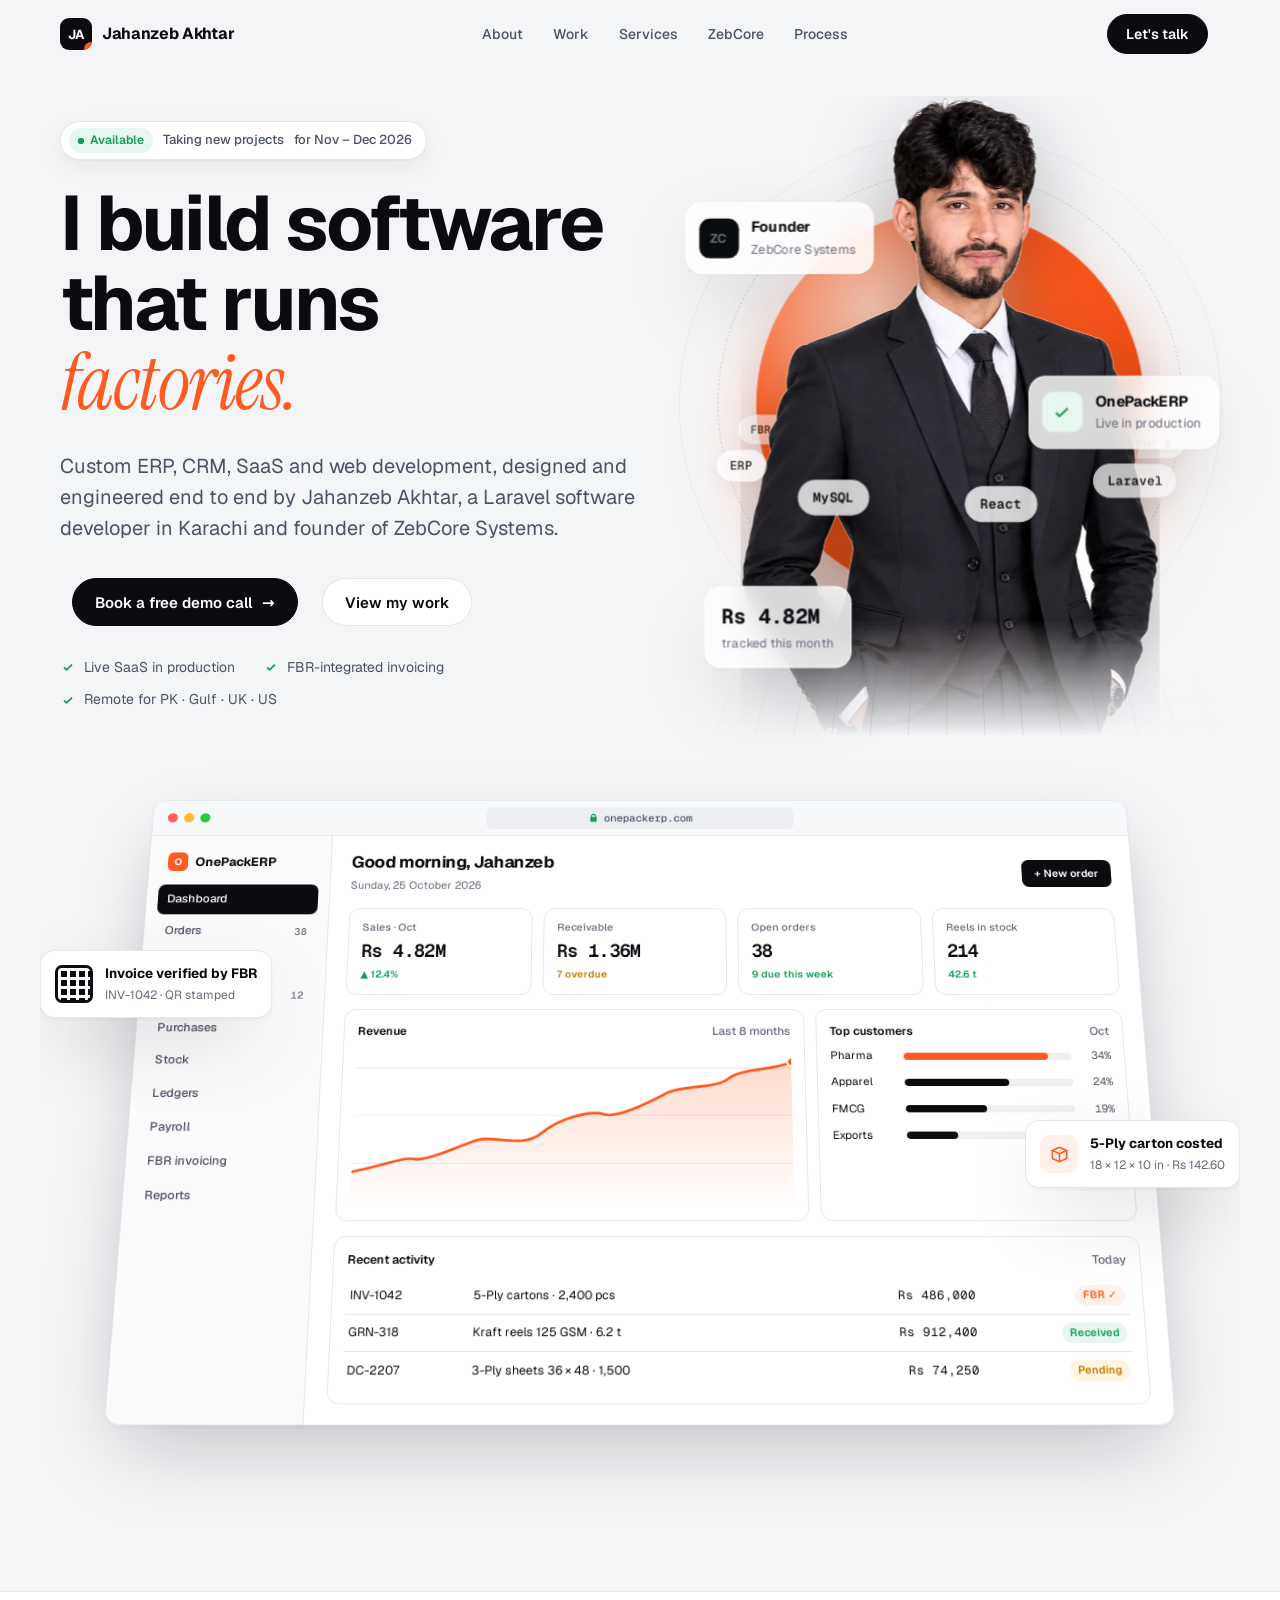
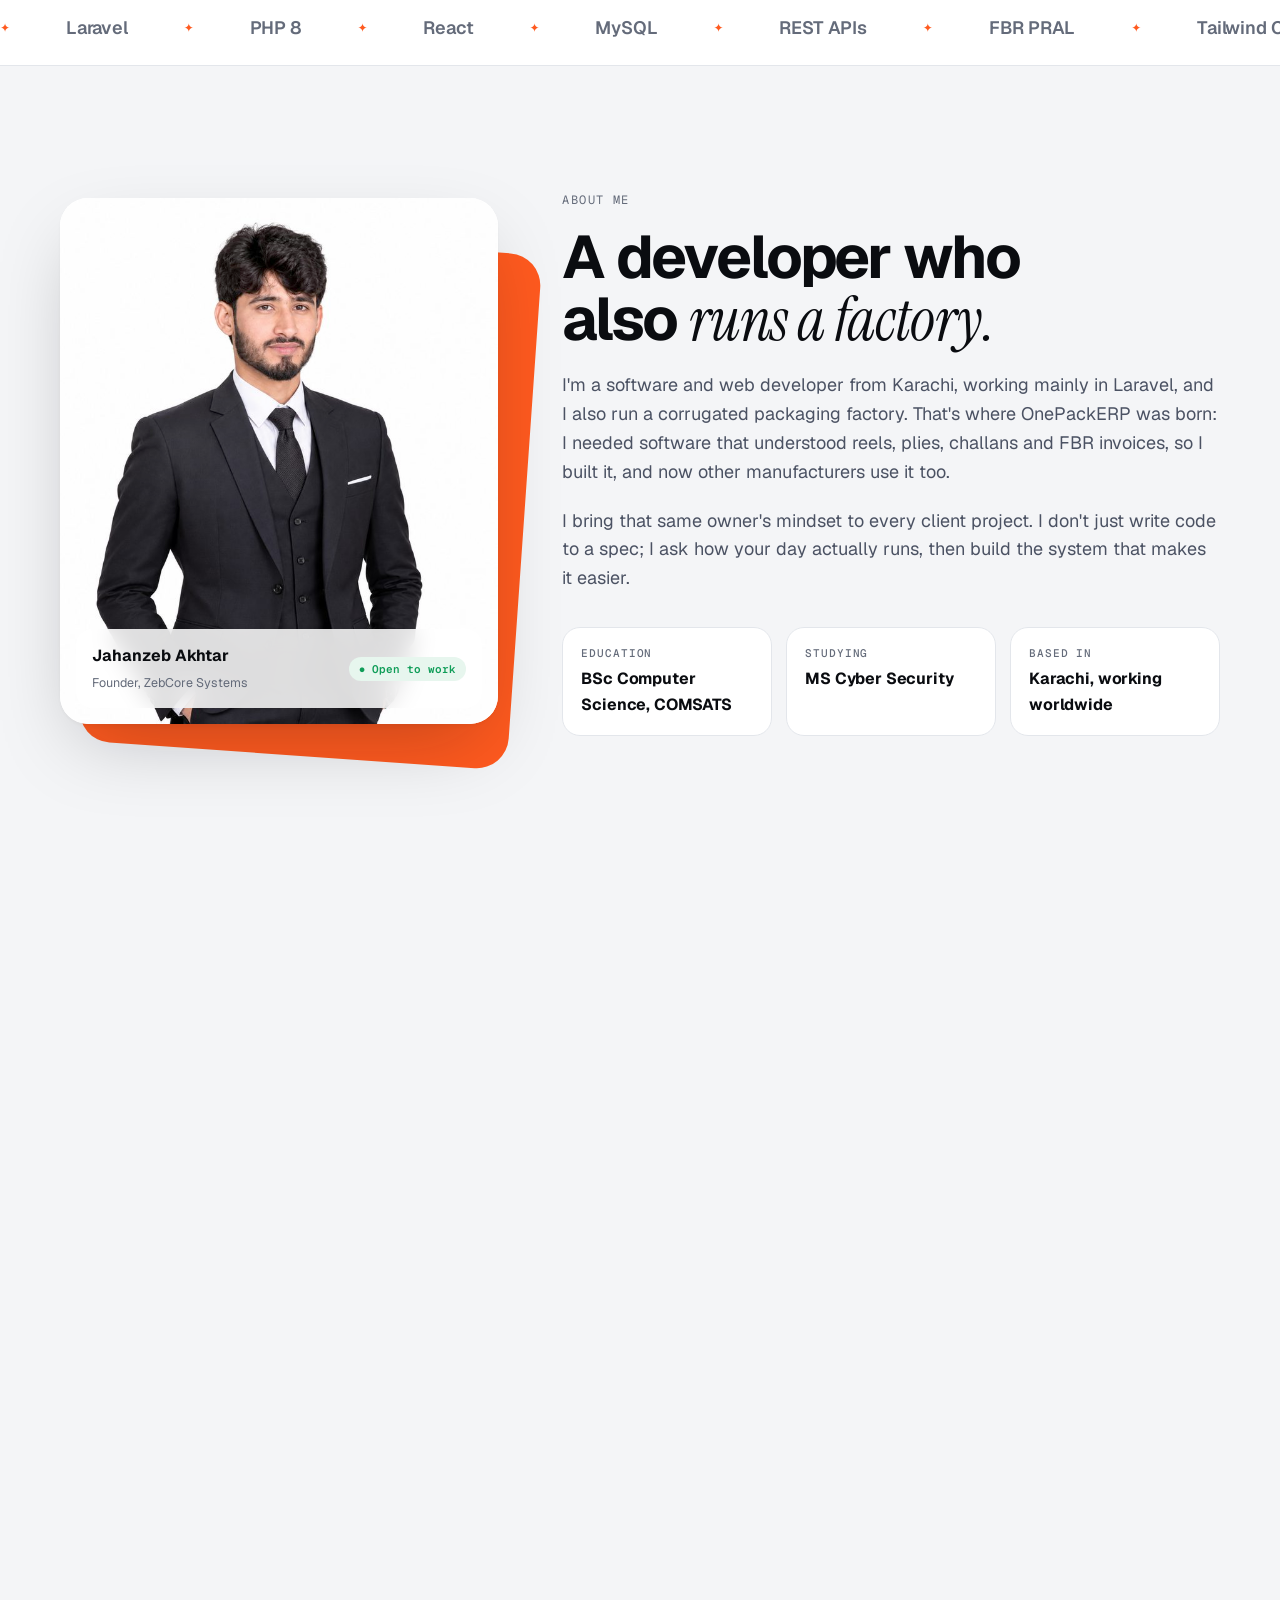
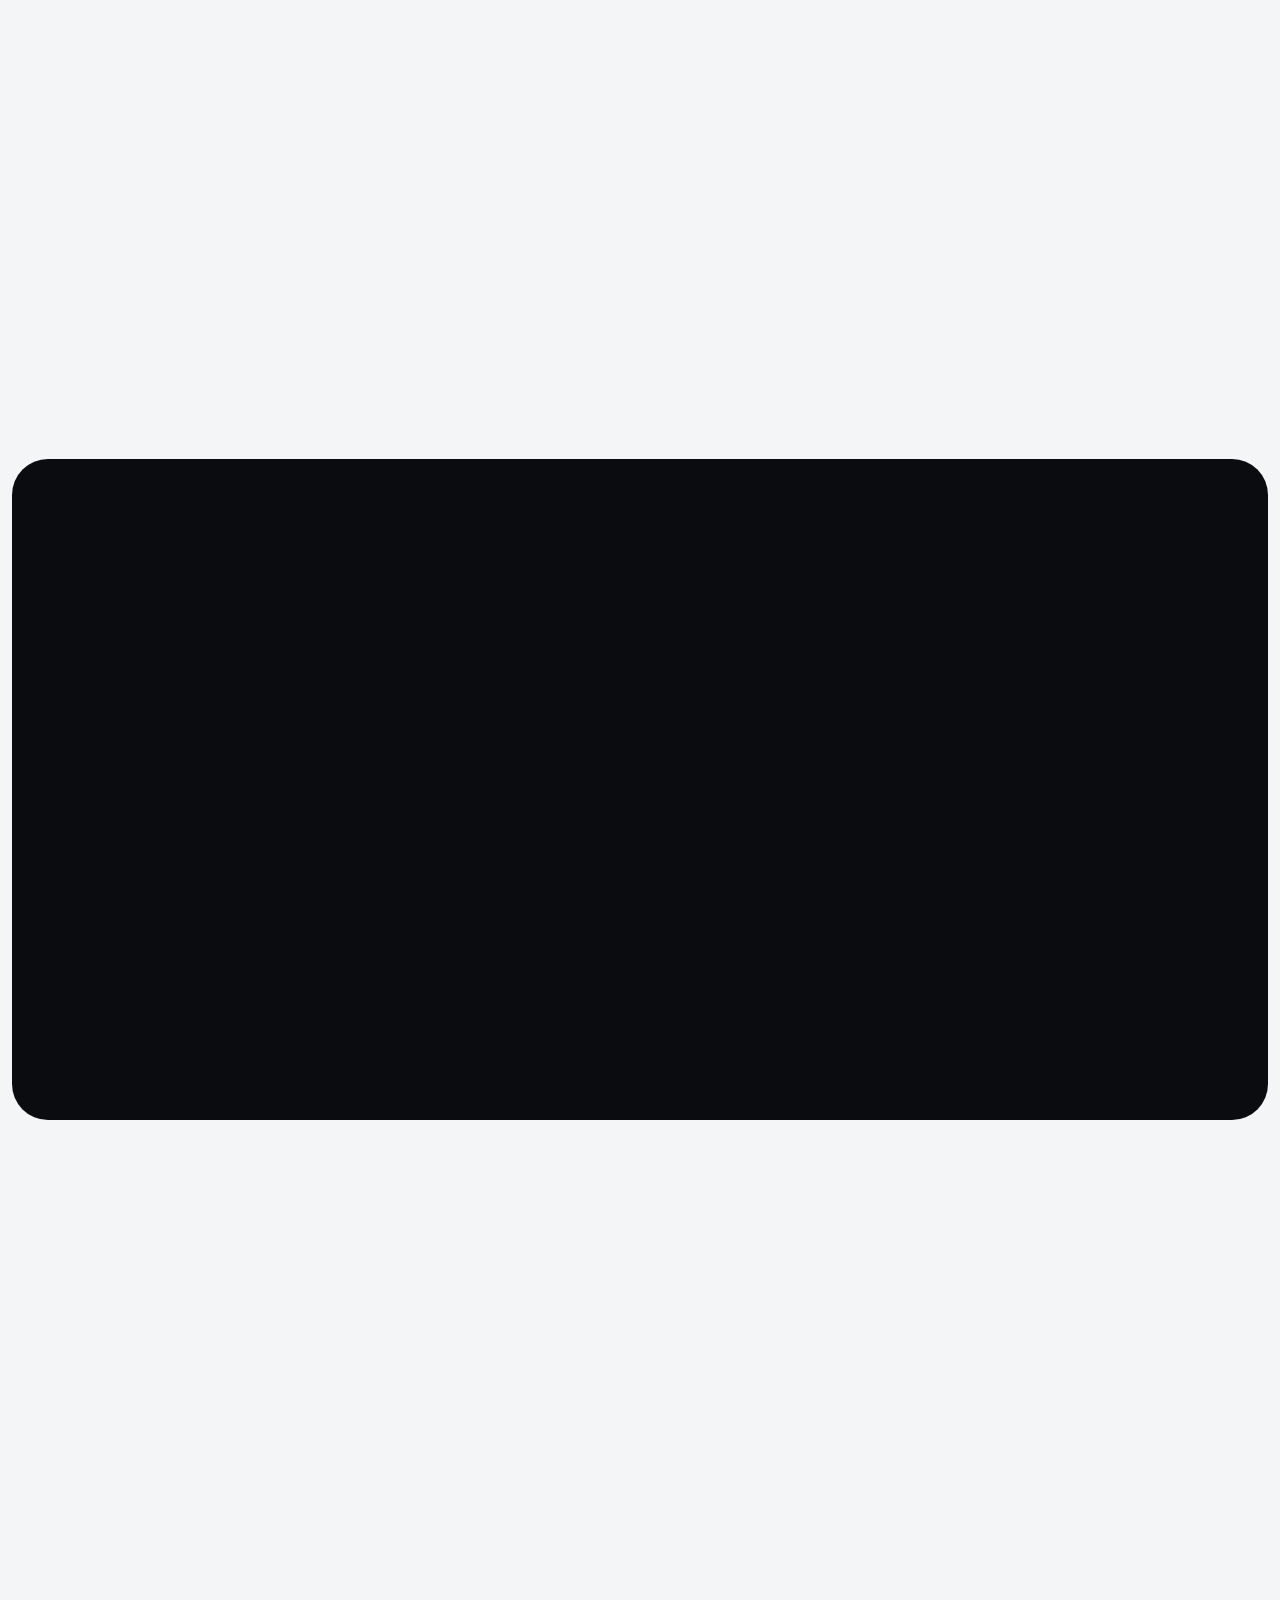
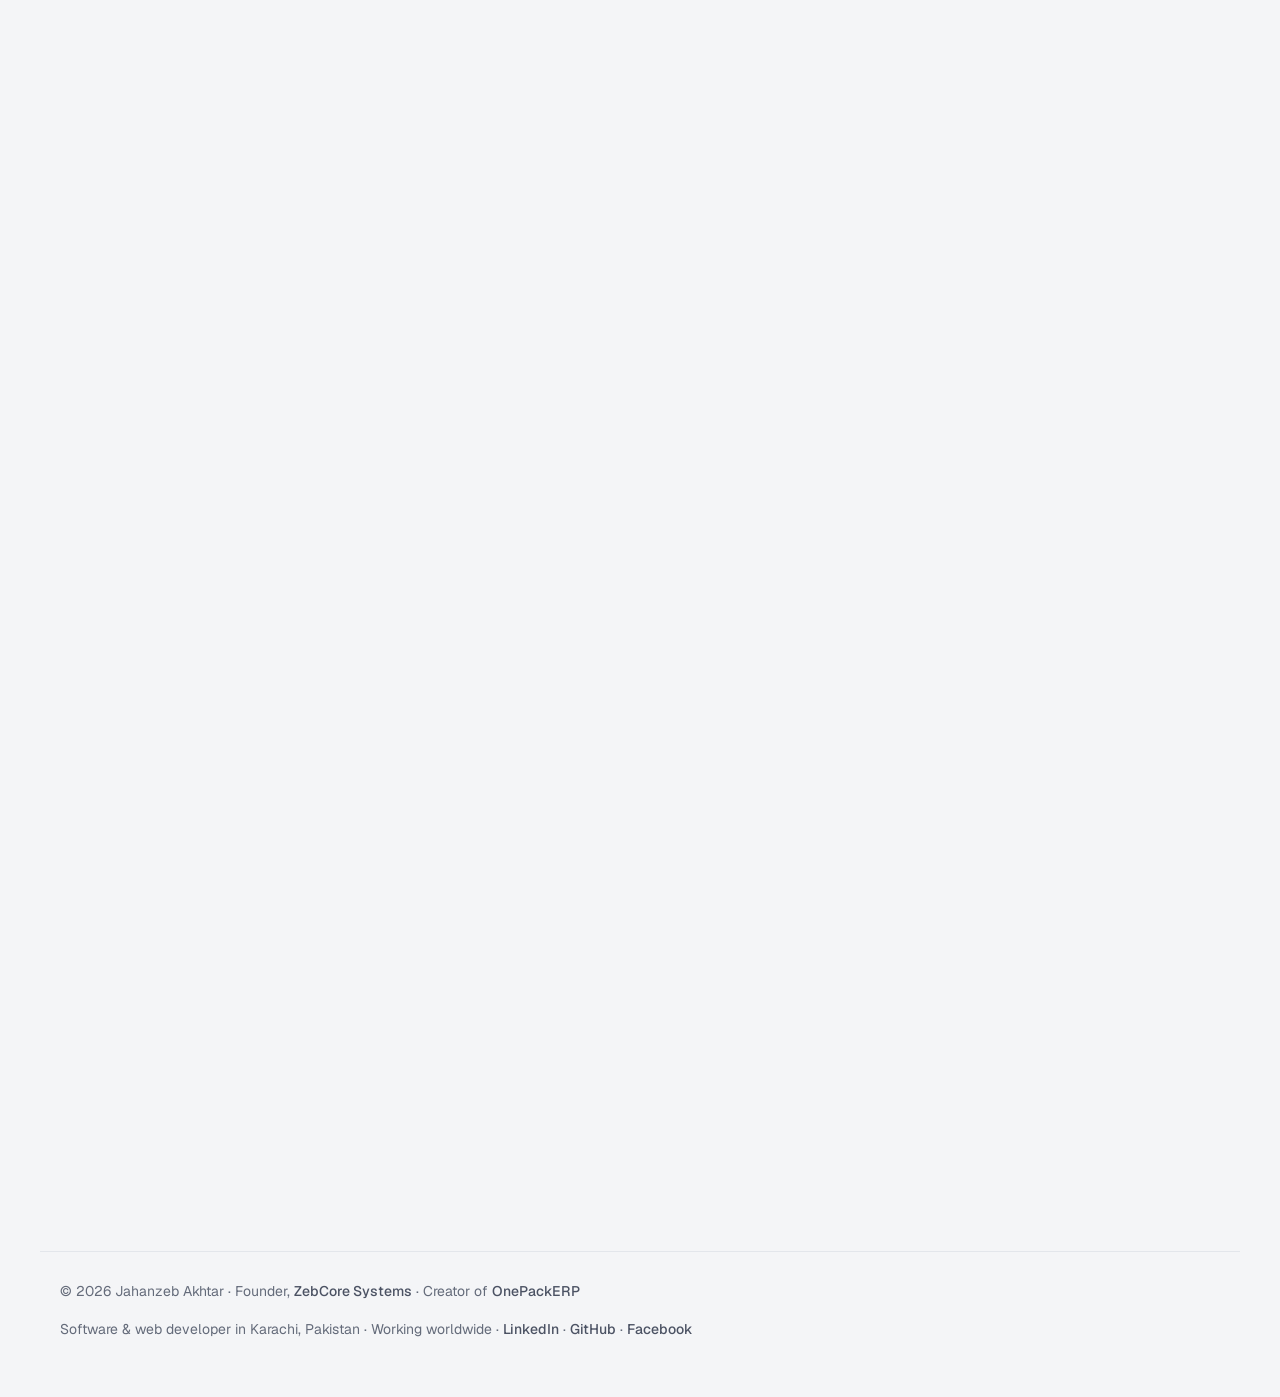
<file: index.html>
<!doctype html>
<html lang="en">
<head>
<meta charset="utf-8">
<meta name="viewport" content="width=device-width, initial-scale=1, viewport-fit=cover">
<title>Jahanzeb Akhtar | Software &amp; Web Developer in Karachi, Laravel ERP</title>
<meta name="description" content="Jahanzeb Akhtar is a software and web developer in Karachi, Pakistan, and founder of ZebCore Systems. Laravel expert building custom ERP, CRM, SaaS and websites.">
<meta name="author" content="Jahanzeb Akhtar">
<meta name="robots" content="index, follow, max-image-preview:large">
<link rel="canonical" href="https://jahanzebakhtar.tech/">
<meta name="theme-color" content="#f4f5f7">
<meta property="og:type" content="profile">
<meta property="og:site_name" content="Jahanzeb Akhtar">
<meta property="og:locale" content="en_US">
<meta property="og:url" content="https://jahanzebakhtar.tech/">
<meta property="og:title" content="Jahanzeb Akhtar | Software &amp; Web Developer, Karachi">
<meta property="og:description" content="Custom ERP, CRM and SaaS systems built end to end. Founder of ZebCore Systems and creator of OnePackERP.">
<meta property="og:image" content="https://jahanzebakhtar.tech/assets/img/og-image.jpg">
<meta property="og:image:width" content="1200">
<meta property="og:image:height" content="630">
<meta property="og:image:alt" content="Jahanzeb Akhtar, software and web developer in Karachi">
<meta property="profile:first_name" content="Jahanzeb">
<meta property="profile:last_name" content="Akhtar">
<meta name="twitter:card" content="summary_large_image">
<meta name="twitter:title" content="Jahanzeb Akhtar | Software &amp; Web Developer, Karachi">
<meta name="twitter:description" content="Custom ERP, CRM and SaaS systems built end to end. Founder of ZebCore Systems and creator of OnePackERP.">
<meta name="twitter:image" content="https://jahanzebakhtar.tech/assets/img/og-image.jpg">
<link rel="icon" href="favicon.svg" type="image/svg+xml">
<link rel="apple-touch-icon" href="apple-touch-icon.png">
<style>body{margin:0}img{max-width:100%}[hidden]{display:none!important}:root{padding-top:env(safe-area-inset-top,0px);padding-bottom:env(safe-area-inset-bottom,0px)}</style>
<link rel="preload" as="font" type="font/woff2" href="assets/fonts/geist-latin.woff2" crossorigin>
<link rel="preload" as="font" type="font/woff2" href="assets/fonts/instrument-serif-italic-latin.woff2" crossorigin>
<link rel="preload" as="image" href="assets/img/jahanzeb-cutout.webp" type="image/webp" fetchpriority="high" media="(min-width: 901px)">
<link rel="stylesheet" href="assets/css/style.css">
<script type="application/ld+json">
{
  "@context": "https://schema.org",
  "@graph": [
    {
      "@type": "Person",
      "@id": "https://jahanzebakhtar.tech/#person",
      "name": "Jahanzeb Akhtar",
      "alternateName": ["M. Jahanzeb Akhtar", "Muhammad Jahanzeb Akhtar", "Jahanzaib Akhtar", "Jahanzaeb Akhtar", "Jehanzeb Akhtar", "Jahanzeb Akhter", "Jahanzeb Rao"],
      "url": "https://jahanzebakhtar.tech/",
      "image": "https://jahanzebakhtar.tech/assets/img/jahanzeb.jpg",
      "jobTitle": ["Software Developer", "Web Developer", "Laravel Developer"],
      "description": "Software and web developer in Karachi, Pakistan, who builds custom ERP, CRM, SaaS and websites with Laravel. Founder of ZebCore Systems and creator of OnePackERP.",
      "email": "mailto:jahanzeb@jahanzebakhtar.tech",
      "telephone": "+92-315-8105115",
      "address": {"@type": "PostalAddress", "addressLocality": "Karachi", "addressRegion": "Sindh", "addressCountry": "PK"},
      "alumniOf": {"@type": "CollegeOrUniversity", "name": "COMSATS University Islamabad"},
      "worksFor": {"@id": "https://jahanzebakhtar.tech/#zebcore"},
      "knowsAbout": ["Software development", "Web development", "Laravel", "PHP", "React", "MySQL", "ERP software", "CRM software", "SaaS development", "FBR digital invoicing", "REST APIs", "Cyber security"],
      "sameAs": ["https://www.linkedin.com/in/jahanzebakhtar-dev/", "https://github.com/jahanzebrao", "https://www.facebook.com/cadet.jahanzebrao", "https://zebcoresystem.com"]
    },
    {
      "@type": "ProfessionalService",
      "@id": "https://jahanzebakhtar.tech/#zebcore",
      "name": "ZebCore Systems",
      "url": "https://zebcoresystem.com",
      "founder": {"@id": "https://jahanzebakhtar.tech/#person"},
      "description": "Software house building custom ERP, accounting, SaaS and website projects.",
      "telephone": "+92-315-8105115",
      "address": {"@type": "PostalAddress", "streetAddress": "Branch 2, Gulshan-e-Iqbal Block 4, near Kybees", "addressLocality": "Karachi", "addressRegion": "Sindh", "addressCountry": "PK"},
      "areaServed": ["Pakistan", "United Arab Emirates", "Saudi Arabia", "United Kingdom", "United States"]
    },
    {
      "@type": "SoftwareApplication",
      "name": "OnePackERP",
      "url": "https://onepackerp.com",
      "applicationCategory": "BusinessApplication",
      "operatingSystem": "Web",
      "description": "ERP for packaging and corrugation manufacturers: orders, challans, FBR invoicing, ledgers, reel stock and production.",
      "creator": {"@id": "https://jahanzebakhtar.tech/#person"}
    },
    {
      "@type": "WebSite",
      "@id": "https://jahanzebakhtar.tech/#website",
      "url": "https://jahanzebakhtar.tech/",
      "name": "Jahanzeb Akhtar",
      "inLanguage": "en",
      "publisher": {"@id": "https://jahanzebakhtar.tech/#person"}
    }
  ]
}
</script>
</head>
<body>

<header id="hd">
  <div class="wrap nav">
    <a href="#top" class="brand"><span class="mark">JA</span>Jahanzeb Akhtar</a>
    <nav class="menu" aria-label="Main">
      <a href="#about">About</a><a href="#work">Work</a><a href="#services">Services</a><a href="#zebcore">ZebCore</a><a href="#process">Process</a>
    </nav>
    <a href="#contact" class="btn dark">Let's talk</a>
  </div>
</header>

<main id="top">
  <div class="wrap hero">
   <div class="htext">
    <div class="badge in d1"><b>Available</b>Taking new projects<span class="hm"> for Nov – Dec 2026</span></div>
    <h1 class="in d2">I build software that runs
      <span class="sr">real businesses, factories, schools and sales teams.</span>
      <span class="rot" aria-hidden="true"><span id="rot"><i>real businesses.</i><i>factories.</i><i>schools.</i><i>sales teams.</i><i>real businesses.</i></span></span>
    </h1>
    <p class="sub in d3">Custom ERP, CRM, SaaS and web development, designed and engineered end to end by Jahanzeb Akhtar, a Laravel software developer in Karachi and founder of ZebCore Systems.</p>
    <div class="ctas in d4">
      <a href="#contact" class="btn dark">Book a free demo call <span class="arr">→</span></a>
      <a href="#work" class="btn">View my work</a>
    </div>
    <div class="trust in d5">
      <span><svg viewBox="0 0 20 20" fill="none" stroke="currentColor" stroke-width="2.2"><path d="M5 10.5l3.2 3L15 7"/></svg>Live SaaS in production</span>
      <span><svg viewBox="0 0 20 20" fill="none" stroke="currentColor" stroke-width="2.2"><path d="M5 10.5l3.2 3L15 7"/></svg>FBR-integrated invoicing</span>
      <span><svg viewBox="0 0 20 20" fill="none" stroke="currentColor" stroke-width="2.2"><path d="M5 10.5l3.2 3L15 7"/></svg>Remote for PK · Gulf · UK · US</span>
    </div>
   </div>

   <div class="vis in d3" id="vis">
     <div class="v3" id="v3">
       <div class="orb"></div>
       <div class="ringline r1"></div>
       <div class="ringline r2"></div>
       <div class="grid3d"></div>
       <img class="me" src="assets/img/jahanzeb-cutout.webp" alt="Jahanzeb Akhtar, Laravel developer and founder of ZebCore Systems, Karachi" width="760" height="1161" decoding="async">
       <div class="chips3" id="chips3">
         <span>Laravel</span><span>React</span><span>MySQL</span><span>ERP</span><span>FBR API</span><span>SaaS</span><span>CRM</span><span>PHP 8</span>
       </div>
       <div class="gcard g1"><div class="ic" style="background:var(--ink);color:#fff"><span style="font:700 12px var(--sans)">ZC</span></div><div><b>Founder</b><span>ZebCore Systems</span></div></div>
       <div class="gcard g2"><div class="ic" style="background:var(--ok-soft);color:var(--ok)"><svg viewBox="0 0 24 24" fill="none" stroke="currentColor" stroke-width="2.4"><path d="M5 12.5l4 4L19 7"/></svg></div><div><b>OnePackERP</b><span>Live in production</span></div></div>
       <div class="gcard g3"><div><b class="mono" style="font-size:20px">Rs 4.82M</b><span>tracked this month</span></div></div>
     </div>
   </div>
  </div>

  <div class="stage wrap">
    <div class="float f1">
      <div class="qr" aria-hidden="true"></div>
      <div><b>Invoice verified by FBR</b><span>INV-1042 · QR stamped</span></div>
    </div>
    <div class="float f2">
      <div class="ic" style="background:var(--accent-soft);color:var(--accent)"><svg viewBox="0 0 24 24" fill="none" stroke="currentColor" stroke-width="2"><path d="M3 7l9-4 9 4-9 4z"/><path d="M3 7v10l9 4 9-4V7"/><path d="M12 11v10"/></svg></div>
      <div><b>5-Ply carton costed</b><span>18 × 12 × 10 in · Rs 142.60</span></div>
    </div>

    <div class="window" id="win" role="figure" aria-label="OnePackERP dashboard preview">
      <div class="chrome">
        <div class="d"><i></i><i></i><i></i></div>
        <div class="url"><svg viewBox="0 0 16 16" fill="currentColor"><path d="M4 7V5a4 4 0 1 1 8 0v2h1v8H3V7zm2 0h4V5a2 2 0 1 0-4 0z"/></svg>onepackerp.com</div>
        <div style="width:47px"></div>
      </div>
      <div class="app">
        <aside class="side">
          <div class="co"><i>O</i>OnePackERP</div>
          <span class="on">Dashboard</span>
          <span>Orders <b>38</b></span>
          <span>Delivery challans</span>
          <span>Invoices <b>12</b></span>
          <span>Purchases</span>
          <span>Stock</span>
          <span>Ledgers</span>
          <span>Payroll</span>
          <span>FBR invoicing</span>
          <span>Reports</span>
        </aside>
        <div class="main">
          <div class="mh"><div><b>Good morning, Jahanzeb</b><small>Sunday, 25 October 2026</small></div><span class="nb">+ New order</span></div>
          <div class="kp">
            <div class="k"><small>Sales · Oct</small><b>Rs <span data-n="4820000" data-f="m">4.82M</span></b><em>▲ 12.4%</em></div>
            <div class="k"><small>Receivable</small><b>Rs <span data-n="1360000" data-f="m">1.36M</span></b><em style="color:var(--warn)">7 overdue</em></div>
            <div class="k"><small>Open orders</small><b><span data-n="38">38</span></b><em>9 due this week</em></div>
            <div class="k"><small>Reels in stock</small><b><span data-n="214">214</span></b><em>42.6 t</em></div>
          </div>
          <div class="split">
            <div class="panel">
              <div class="ph">Revenue <span>Last 8 months</span></div>
              <svg viewBox="0 0 400 150" role="img" aria-label="Revenue rising over the last 8 months">
                <defs><linearGradient id="ga" x1="0" y1="0" x2="0" y2="1"><stop offset="0" stop-color="#ff5a1f" stop-opacity=".22"/><stop offset="1" stop-color="#ff5a1f" stop-opacity="0"/></linearGradient></defs>
                <g stroke="#eceef2"><line x1="0" y1="20" x2="400" y2="20"/><line x1="0" y1="65" x2="400" y2="65"/><line x1="0" y1="110" x2="400" y2="110"/></g>
                <path d="M0 118 C30 112 45 104 57 106 S100 92 114 88 S155 96 171 82 S215 60 228 64 S270 52 285 44 S330 40 342 30 S385 22 400 14 L400 150 L0 150Z" fill="url(#ga)"/>
                <path id="line" d="M0 118 C30 112 45 104 57 106 S100 92 114 88 S155 96 171 82 S215 60 228 64 S270 52 285 44 S330 40 342 30 S385 22 400 14" fill="none" stroke="#ff5a1f" stroke-width="2.5" stroke-linecap="round"/>
                <circle cx="400" cy="14" r="4" fill="#ff5a1f" stroke="#fff" stroke-width="2"/>
              </svg>
            </div>
            <div class="panel">
              <div class="ph">Top customers <span>Oct</span></div>
              <div class="bars">
                <div><span>Pharma</span><i style="--w:86%"></i><span>34%</span></div>
                <div><span>Apparel</span><i style="--w:62%"></i><span>24%</span></div>
                <div><span>FMCG</span><i style="--w:48%"></i><span>19%</span></div>
                <div><span>Exports</span><i style="--w:30%"></i><span>12%</span></div>
              </div>
            </div>
          </div>
          <div class="panel" style="overflow-x:auto">
            <div class="ph">Recent activity <span>Today</span></div>
            <table class="tbl" role="presentation">
              <tr><td>INV-1042</td><td>5-Ply cartons · 2,400 pcs</td><td class="n">Rs 486,000</td><td style="text-align:right"><span class="pl f">FBR ✓</span></td></tr>
              <tr><td>GRN-318</td><td>Kraft reels 125 GSM · 6.2 t</td><td class="n">Rs 912,400</td><td style="text-align:right"><span class="pl ok">Received</span></td></tr>
              <tr><td>DC-2207</td><td>3-Ply sheets 36 × 48 · 1,500</td><td class="n">Rs 74,250</td><td style="text-align:right"><span class="pl w">Pending</span></td></tr>
            </table>
          </div>
        </div>
      </div>
    </div>
  </div>

  <div class="mq" role="region" aria-label="Tech stack">
    <div class="t">
      <span>Laravel</span><span>PHP 8</span><span>React</span><span>MySQL</span><span>REST APIs</span><span>FBR PRAL</span><span>Tailwind CSS</span><span>Ubuntu VPS</span><span>Nginx</span><span>WordPress</span><span>AI assistants</span>
      <span aria-hidden="true">Laravel</span><span aria-hidden="true">PHP 8</span><span aria-hidden="true">React</span><span aria-hidden="true">MySQL</span><span aria-hidden="true">REST APIs</span><span aria-hidden="true">FBR PRAL</span><span aria-hidden="true">Tailwind CSS</span><span aria-hidden="true">Ubuntu VPS</span><span aria-hidden="true">Nginx</span><span aria-hidden="true">WordPress</span><span aria-hidden="true">AI assistants</span>
    </div>
  </div>

  <!-- ABOUT -->
  <section id="about">
    <div class="wrap about">
      <div class="pcard rv">
        <div class="pin" id="pin">
          <img src="assets/img/jahanzeb.jpg" alt="Portrait of Jahanzeb Akhtar, founder of ZebCore Systems" width="700" height="840" loading="lazy" decoding="async">
          <div class="glare"></div>
          <div class="nm"><div><b>Jahanzeb Akhtar</b><span>Founder, ZebCore Systems</span></div><i>● Open to work</i></div>
        </div>
      </div>
      <div class="rv">
        <span class="label">About me</span>
        <h2>A developer who also <em class="s">runs a factory.</em></h2>
        <p>I'm a software and web developer from Karachi, working mainly in Laravel, and I also run a corrugated packaging factory. That's where OnePackERP was born: I needed software that understood reels, plies, challans and FBR invoices, so I built it, and now other manufacturers use it too.</p>
        <p>I bring that same owner's mindset to every client project. I don't just write code to a spec; I ask how your day actually runs, then build the system that makes it easier.</p>
        <div class="creds">
          <div><small>Education</small><b>BSc Computer Science, COMSATS</b></div>
          <div><small>Studying</small><b>MS Cyber Security</b></div>
          <div><small>Based in</small><b>Karachi, working worldwide</b></div>
        </div>
      </div>
    </div>
  </section>

  <!-- WORK -->
  <section id="work" style="padding-top:40px">
    <div class="wrap">
      <div class="sh rv">
        <div><span class="label">Selected work</span><h2 style="margin-top:14px">Built for real <em class="s">operations.</em></h2></div>
        <p>Every product here started from a real business problem: a factory drowning in Excel, a gym chasing fees, a school printing vouchers by hand.</p>
      </div>

      <div class="nums rv">
        <div><b data-n="1">1</b><span>SaaS product live with paying-company billing</span></div>
        <div><b data-n="9">9</b><span>industry systems and demos built</span></div>
        <div><b><span data-n="24">24</span><sup>h</sup></b><span>reply time on every enquiry</span></div>
        <div><b><span data-n="100">100</span><sup>%</sup></b><span>code and data owned by the client</span></div>
      </div>

      <div style="height:72px"></div>

      <article class="feat rv">
        <div>
          <span class="label" style="color:var(--accent)">Flagship product · Live</span>
          <h3>OnePackERP</h3>
          <p>A complete ERP for packaging and corrugation manufacturers, built inside my own factory and now offered as a subscription to other companies.</p>
          <ul class="ticks">
            <li>FBR digital invoicing with QR</li>
            <li>3 · 5 · 7-Ply box costing</li>
            <li>Orders → challans → invoices</li>
            <li>Ledgers with FIFO aging</li>
            <li>Reel stock by weight</li>
            <li>Owner app with AI assistant</li>
          </ul>
          <div class="ctas">
            <a class="btn dark" href="https://onepackerp.com" target="_blank" rel="noopener">Visit onepackerp.com <span class="arr">↗</span></a>
            <a class="btn" href="/onepackerp-case-study">Read the case study <span class="arr">→</span></a>
          </div>
        </div>
        <div class="inv" role="figure" aria-label="Sample FBR invoice">
          <div class="top"><div><b>Sales Tax Invoice</b><small>INV-1042 · 25 Oct 2026</small></div><div style="text-align:right"><small>FBR Invoice No.</small><b class="mono" style="font-size:12.5px">3660372·2610·0421</b></div></div>
          <table>
            <tr><td>5-Ply carton 18×12×10 · 2,400 pcs</td><td>Rs 342,240</td></tr>
            <tr><td>3-Ply divider 17×11 · 2,400 pcs</td><td>Rs 69,600</td></tr>
            <tr><td>Sales tax 18%</td><td>Rs 74,160</td></tr>
          </table>
          <div class="tot"><span style="color:var(--ink3)">Total payable</span><b>Rs 486,000</b></div>
          <div class="ply"><span>Kraft 150 GSM</span><span>Fluting 125 GSM</span><span>B + C flute</span></div>
          <div class="stamp">FBR VERIFIED</div>
        </div>
      </article>

      <div class="filter" role="group" aria-label="Filter projects">
        <button aria-pressed="true" data-f="all">All projects</button>
        <button aria-pressed="false" data-f="sys">Management systems</button>
        <button aria-pressed="false" data-f="web">Websites</button>
        <button aria-pressed="false" data-f="tool">Tools</button>
      </div>
      <div class="grid" id="grid"></div>
    </div>
  </section>

  <!-- SERVICES -->
  <section id="services" style="padding-top:40px">
    <div class="wrap">
      <div class="sh rv">
        <div><span class="label">Services</span><h2 style="margin-top:14px">One developer, <em class="s">the whole system.</em></h2></div>
        <p>Design, development, deployment and support. You deal with the person who writes the code.</p>
      </div>
      <div class="bento rv">
        <div class="tile t-big">
          <div class="ic"><svg viewBox="0 0 24 24" fill="none" stroke="currentColor" stroke-width="2"><rect x="3" y="3" width="7" height="7" rx="1.5"/><rect x="14" y="3" width="7" height="7" rx="1.5"/><rect x="3" y="14" width="7" height="7" rx="1.5"/><rect x="14" y="14" width="7" height="7" rx="1.5"/></svg></div>
          <h3>Custom ERP, shaped around how you actually work.</h3>
          <p>Inventory, purchasing, production, sales, accounting and payroll in one place, with your own documents, rules and reports.</p>
          <ul><li>Inventory</li><li>Purchasing</li><li>Production</li><li>Sales &amp; invoicing</li><li>Ledgers</li><li>Payroll</li><li>Reports</li></ul>
        </div>
        <div class="tile t3">
          <div class="ic"><svg viewBox="0 0 24 24" fill="none" stroke="currentColor" stroke-width="2"><circle cx="9" cy="8" r="3.5"/><path d="M2.5 20c.8-3.6 3.4-5.5 6.5-5.5s5.7 1.9 6.5 5.5"/><path d="M16 4.5a3.5 3.5 0 0 1 0 7M18 14.8c1.8.7 3 2.4 3.5 5.2"/></svg></div>
          <h3>CRM &amp; sales pipelines</h3><p>Leads, follow-ups, quotations and full customer history, out of WhatsApp and into one dashboard.</p>
        </div>
        <div class="tile t3">
          <div class="ic"><svg viewBox="0 0 24 24" fill="none" stroke="currentColor" stroke-width="2"><path d="M4 17V7a2 2 0 0 1 2-2h12a2 2 0 0 1 2 2v10"/><path d="M2 19h20"/></svg></div>
          <h3>SaaS products</h3><p>Multi-tenant platforms with subscriptions, admin panel and secure cloud deployment.</p>
        </div>
        <div class="tile t2">
          <div class="ic"><svg viewBox="0 0 24 24" fill="none" stroke="currentColor" stroke-width="2"><path d="M6 3h9l4 4v14H6z"/><path d="M14 3v5h5M9 13h7M9 17h5"/></svg></div>
          <h3>FBR invoicing</h3><p>Tax invoices verified by FBR, with QR on every print.</p>
        </div>
        <div class="tile t2">
          <div class="ic"><svg viewBox="0 0 24 24" fill="none" stroke="currentColor" stroke-width="2"><circle cx="12" cy="12" r="9"/><path d="M3 12h18M12 3c2.6 2.6 3.8 5.6 3.8 9s-1.2 6.4-3.8 9c-2.6-2.6-3.8-5.6-3.8-9S9.4 5.6 12 3z"/></svg></div>
          <h3>Web development</h3><p>Fast, animated websites and web apps that bring in enquiries.</p>
        </div>
        <div class="tile t2">
          <div class="ic"><svg viewBox="0 0 24 24" fill="none" stroke="currentColor" stroke-width="2"><path d="M12 3l8 3v6c0 4.5-3.4 8.2-8 9-4.6-.8-8-4.5-8-9V6z"/><path d="M9 12l2 2 4-4"/></svg></div>
          <h3>Security &amp; hosting</h3><p>VPS, HTTPS, daily backups and hardening.</p>
        </div>
      </div>
      <div class="inds rv">
        <span>Manufacturing</span><span>Packaging</span><span>Distribution</span><span>Schools</span><span>Gyms &amp; clubs</span><span>Clinics</span><span>Law firms</span><span>Banquets</span><span>Retail</span>
      </div>
      <div class="more rv">
        <a href="/software-developer-karachi">Software &amp; web development in Karachi <span class="arr">→</span></a>
        <a href="/custom-erp-software-pakistan">Custom ERP software in Pakistan <span class="arr">→</span></a>
      </div>
    </div>
  </section>

  <!-- ZEBCORE -->
  <section id="zebcore" class="dark">
    <div class="wrap zc">
      <div class="rv">
        <span class="label">My software house</span>
        <h2>ZebCore <em class="s">Systems.</em></h2>
        <p>When a project needs more than one pair of hands, ZebCore Systems gives you a team, a contract and long-term support, with me leading every build from first call to launch.</p>
        <div class="ctas">
          <a class="btn" href="https://zebcoresystem.com" target="_blank" rel="noopener">zebcoresystem.com <span class="arr">↗</span></a>
          <a class="btn ghost" href="#contact">Hire the team</a>
        </div>
      </div>
      <dl class="rv">
        <div><dt>Founder</dt><dd>M. Jahanzeb Akhtar</dd></div>
        <div><dt>We build</dt><dd>ERP · Accounting · SaaS · Websites</dd></div>
        <div><dt>Product</dt><dd>OnePackERP, live since 2026</dd></div>
        <div><dt>Office</dt><dd>Branch 2, Gulshan-e-Iqbal Block 4, near Kybees, Karachi</dd></div>
        <div><dt>Clients</dt><dd>Pakistan, Gulf, UK and US time zones</dd></div>
      </dl>
    </div>
  </section>

  <!-- PROCESS -->
  <section id="process">
    <div class="wrap">
      <div class="sh rv">
        <div><span class="label">Process</span><h2 style="margin-top:14px">From first call <em class="s">to go-live.</em></h2></div>
        <p>You see a working demo in week one and pay as each milestone is delivered.</p>
      </div>
      <div class="steps" id="steps">
        <div class="step"><div class="dot">01</div><h3>Discovery call</h3><p>We map your workflow, the pain points and what success looks like.</p><small>Free · 30 min</small></div>
        <div class="step"><div class="dot">02</div><h3>Clickable demo</h3><p>Your own system, with your business name, before you commit.</p><small>Week 1</small></div>
        <div class="step"><div class="dot">03</div><h3>Build in sprints</h3><p>Weekly updates on a live test link, your feedback built in.</p><small>Weeks 2 – 6</small></div>
        <div class="step"><div class="dot">04</div><h3>Launch &amp; support</h3><p>Data import, team training, hosting, backups and ongoing care.</p><small>Ongoing</small></div>
      </div>
    </div>
  </section>

  <!-- CONTACT -->
  <section id="contact" style="padding-top:40px">
    <div class="wrap cta-big">
      <span class="label rv">Contact</span>
      <h2 class="rv">Let's build your <em class="s">system.</em></h2>
      <div class="rv"><a class="ml" href="mailto:jahanzeb@jahanzebakhtar.tech">jahanzeb@jahanzebakhtar.tech</a></div>

      <div class="cbox">
        <div class="cinfo rv">
          <div class="cl"><div><small>Email</small><b><a href="mailto:jahanzeb@jahanzebakhtar.tech">jahanzeb@jahanzebakhtar.tech</a></b></div><button class="copy" data-copy="jahanzeb@jahanzebakhtar.tech">Copy</button></div>
          <div class="cl"><div><small>Phone · WhatsApp</small><b><a href="tel:+923158105115">+92 315 8105115</a></b></div><button class="copy" data-copy="+923158105115">Copy</button></div>
          <div class="cl"><div><small>LinkedIn</small><b><a href="https://www.linkedin.com/in/jahanzebakhtar-dev/" target="_blank" rel="me noopener">in/jahanzebakhtar-dev</a></b></div><a class="cl-open" href="https://www.linkedin.com/in/jahanzebakhtar-dev/" target="_blank" rel="me noopener">Open</a></div>
          <div class="cl"><div><small>Software house</small><b><a href="https://zebcoresystem.com" target="_blank" rel="noopener">zebcoresystem.com</a></b></div><button class="copy" data-copy="zebcoresystem.com">Copy</button></div>
          <a class="btn dark" href="https://wa.me/923158105115?text=Hi%20Jahanzeb%2C%20I%20saw%20your%20portfolio%20and%20want%20to%20discuss%20a%20project." target="_blank" rel="noopener" style="justify-content:center;height:56px">Chat on WhatsApp <span class="arr">↗</span></a>
        </div>
        <form id="f" class="rv" name="contact" method="POST" data-netlify="true" netlify-honeypot="bot-field" novalidate>
          <input type="hidden" name="form-name" value="contact">
          <p hidden><label>Leave this empty<input name="bot-field" tabindex="-1" autocomplete="off"></label></p>
          <div class="two">
            <label for="nm">Name<input id="nm" name="name" autocomplete="name" placeholder="Ahmed Khan"></label>
            <label for="em">Email<input id="em" name="email" type="email" autocomplete="email" placeholder="you@company.com"></label>
          </div>
          <div class="two">
            <label for="co">Company<input id="co" name="company" autocomplete="organization" placeholder="Company name"></label>
            <label for="ty">Project<select id="ty" name="project"><option>Custom ERP</option><option>CRM</option><option>SaaS product</option><option>School, gym or clinic system</option><option>Website</option><option>Something else</option></select></label>
          </div>
          <label for="ms">What do you need?<textarea id="ms" name="message" placeholder="We manage stock and orders in Excel and want one system that..."></textarea></label>
          <button class="btn dark" type="submit" style="justify-self:start">Send enquiry <span class="arr">→</span></button>
          <div id="out" hidden></div>
        </form>
      </div>
    </div>
  </section>
</main>

<footer>
  <div class="wrap"><span>© 2026 Jahanzeb Akhtar · Founder, <a href="https://zebcoresystem.com" target="_blank" rel="noopener">ZebCore Systems</a> · Creator of <a href="https://onepackerp.com" target="_blank" rel="noopener">OnePackERP</a></span><span>Software &amp; web developer in Karachi, Pakistan · Working worldwide · <a href="https://www.linkedin.com/in/jahanzebakhtar-dev/" target="_blank" rel="me noopener">LinkedIn</a> · <a href="https://github.com/jahanzebrao" target="_blank" rel="me noopener">GitHub</a> · <a href="https://www.facebook.com/cadet.jahanzebrao" target="_blank" rel="me noopener">Facebook</a></span></div>
</footer>

<script src="assets/js/main.js" defer></script>
</body>
</html>
</file>
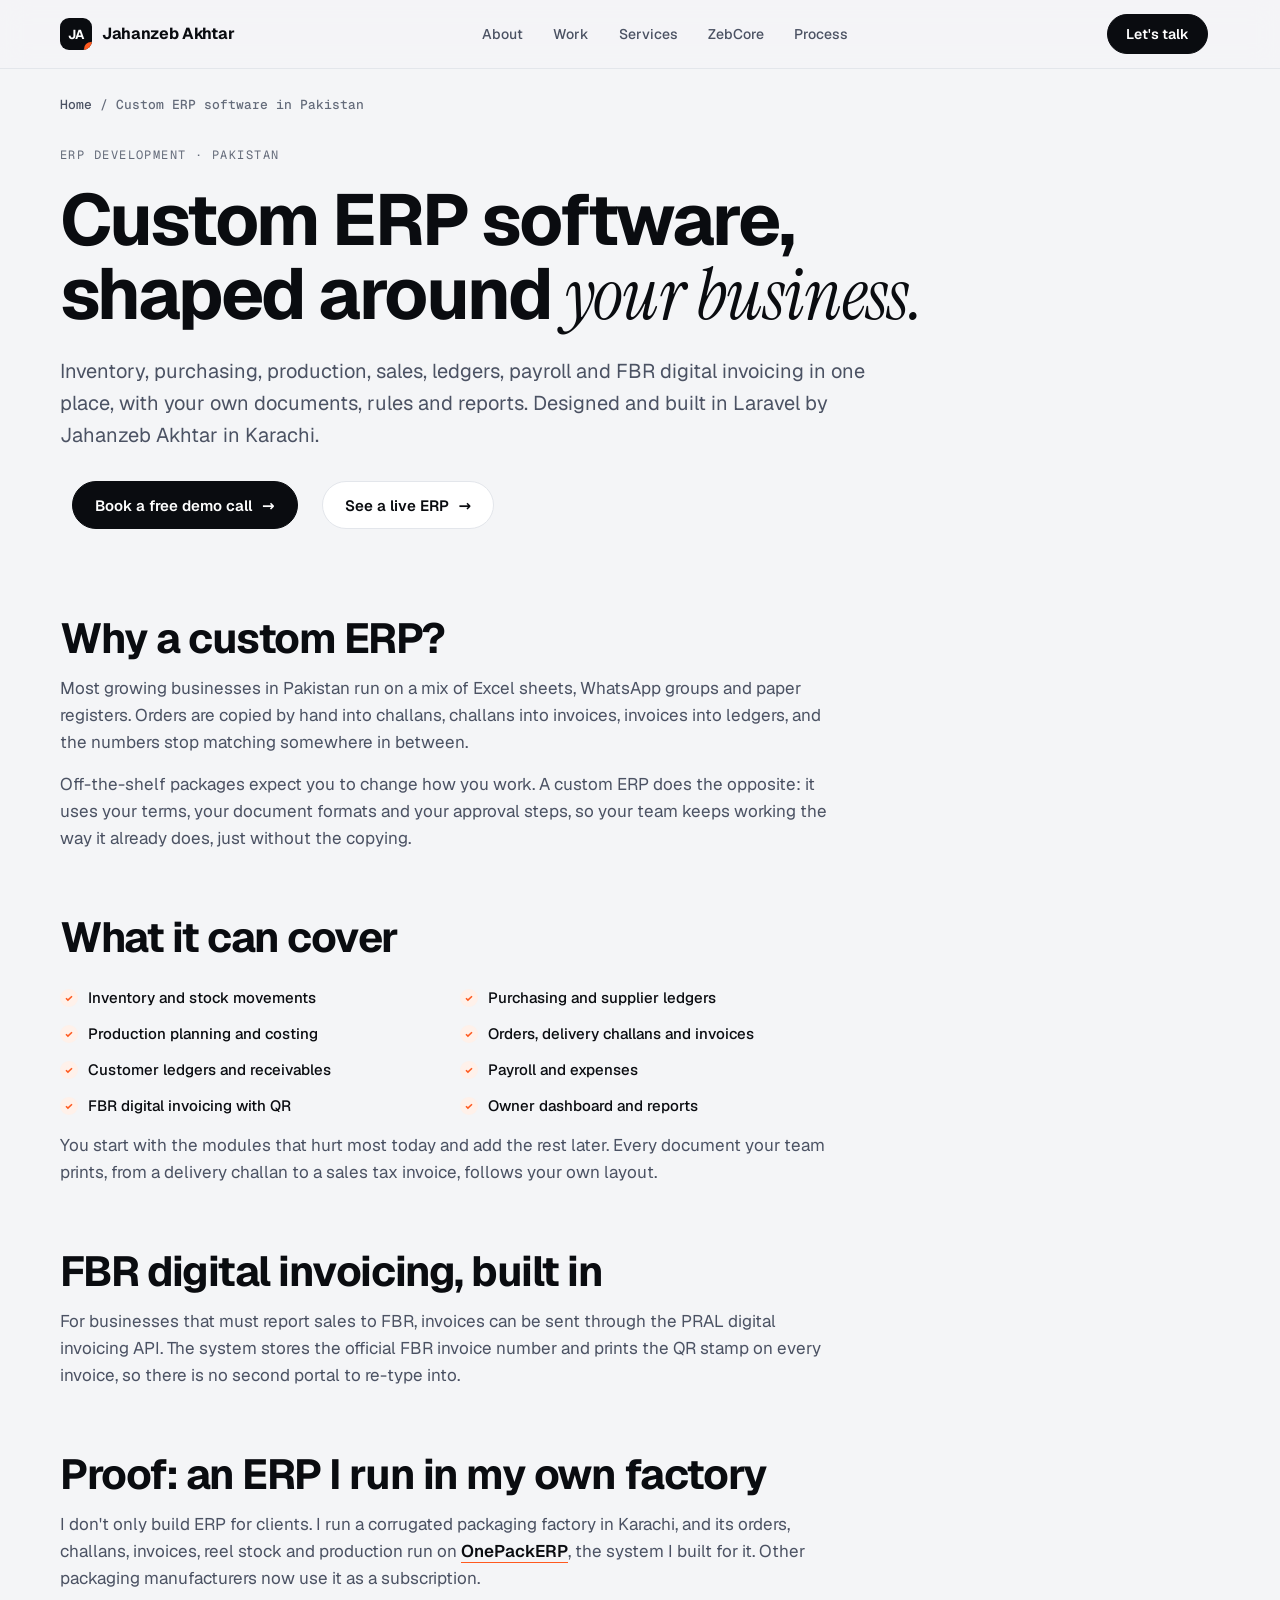
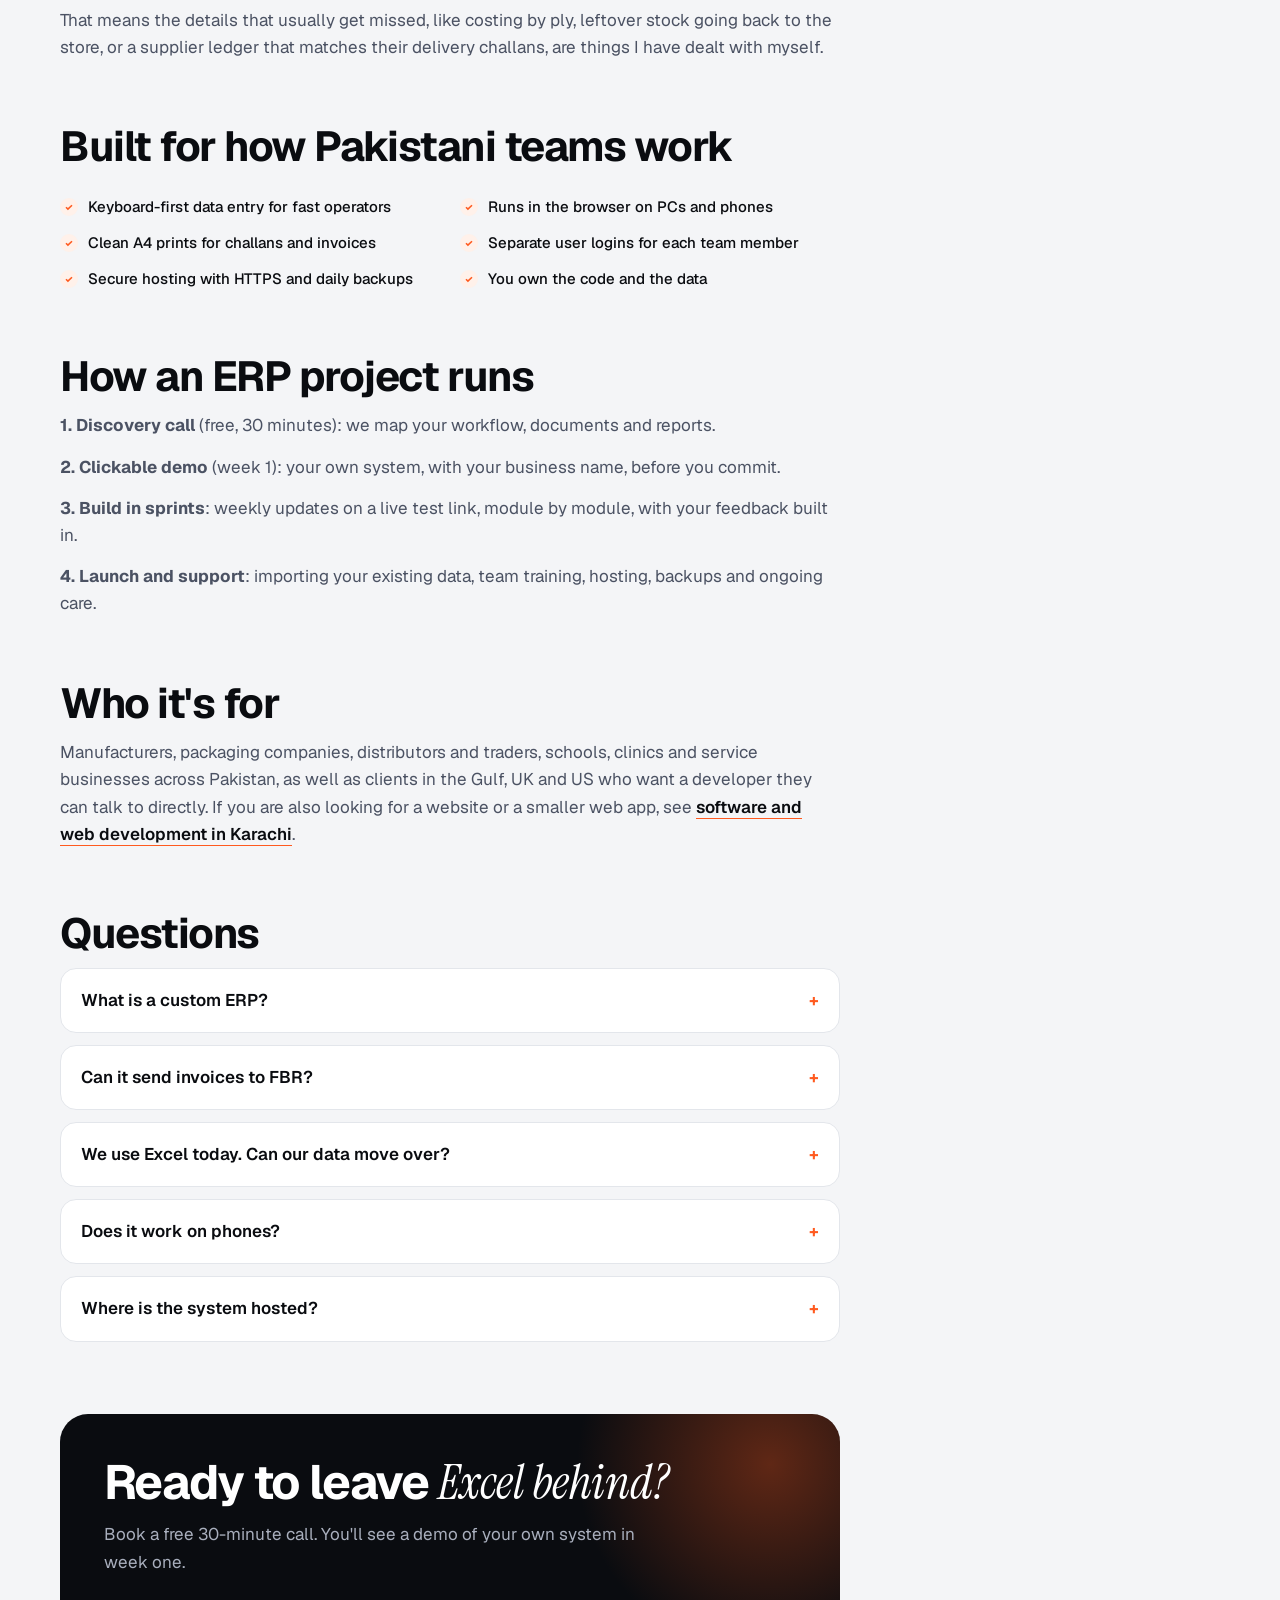
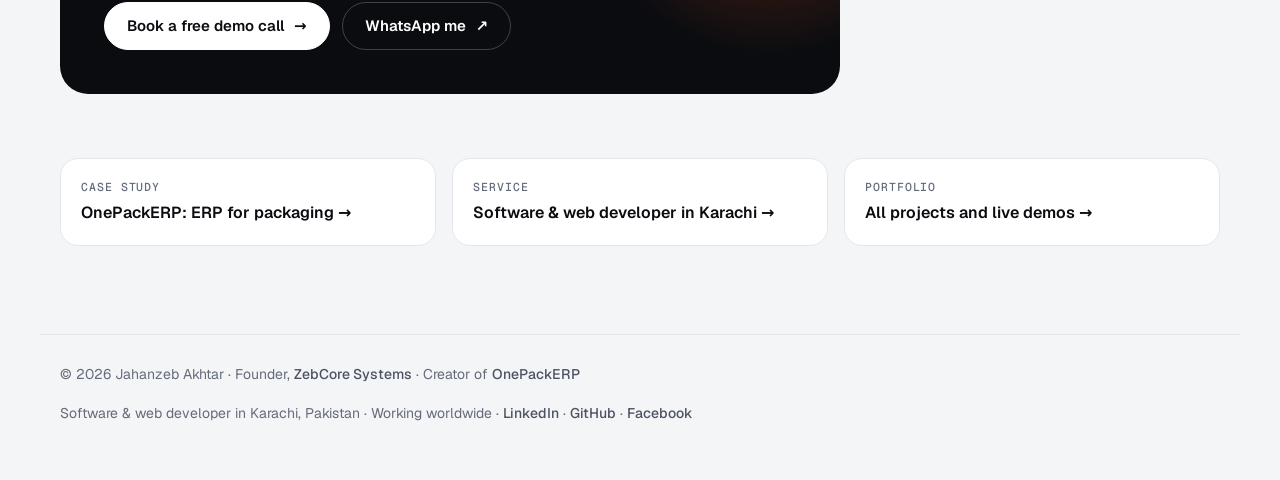
<file: custom-erp-software-pakistan.html>
<!doctype html>
<html lang="en">
<head>
<meta charset="utf-8">
<meta name="viewport" content="width=device-width, initial-scale=1, viewport-fit=cover">
<title>Custom ERP Software Development in Pakistan | Jahanzeb Akhtar</title>
<meta name="description" content="Custom ERP software for businesses in Pakistan: inventory, purchasing, production, sales, ledgers, payroll and FBR digital invoicing in one system. Built in Laravel by Jahanzeb Akhtar, Karachi.">
<meta name="author" content="Jahanzeb Akhtar">
<meta name="robots" content="index, follow, max-image-preview:large">
<link rel="canonical" href="https://jahanzebakhtar.tech/custom-erp-software-pakistan">
<meta name="theme-color" content="#f4f5f7">
<meta property="og:type" content="website">
<meta property="og:site_name" content="Jahanzeb Akhtar">
<meta property="og:url" content="https://jahanzebakhtar.tech/custom-erp-software-pakistan">
<meta property="og:title" content="Custom ERP Software in Pakistan | Jahanzeb Akhtar">
<meta property="og:description" content="Inventory, purchasing, production, sales, ledgers, payroll and FBR invoicing in one system, shaped around how your business works.">
<meta property="og:image" content="https://jahanzebakhtar.tech/assets/img/og-image.jpg">
<meta property="og:image:width" content="1200">
<meta property="og:image:height" content="630">
<meta name="twitter:card" content="summary_large_image">
<meta name="twitter:image" content="https://jahanzebakhtar.tech/assets/img/og-image.jpg">
<link rel="icon" href="/favicon.svg" type="image/svg+xml">
<link rel="apple-touch-icon" href="/apple-touch-icon.png">
<style>body{margin:0}img{max-width:100%}[hidden]{display:none!important}</style>
<link rel="preload" as="font" type="font/woff2" href="/assets/fonts/geist-latin.woff2" crossorigin>
<link rel="preload" as="font" type="font/woff2" href="/assets/fonts/instrument-serif-italic-latin.woff2" crossorigin>
<link rel="stylesheet" href="/assets/css/style.css">
<script type="application/ld+json">
{
  "@context": "https://schema.org",
  "@graph": [
    {
      "@type": "WebPage",
      "@id": "https://jahanzebakhtar.tech/custom-erp-software-pakistan#page",
      "url": "https://jahanzebakhtar.tech/custom-erp-software-pakistan",
      "name": "Custom ERP Software Development in Pakistan",
      "inLanguage": "en",
      "isPartOf": {"@id": "https://jahanzebakhtar.tech/#website"},
      "breadcrumb": {"@type": "BreadcrumbList", "itemListElement": [
        {"@type": "ListItem", "position": 1, "name": "Home", "item": "https://jahanzebakhtar.tech/"},
        {"@type": "ListItem", "position": 2, "name": "Custom ERP Software in Pakistan", "item": "https://jahanzebakhtar.tech/custom-erp-software-pakistan"}
      ]}
    },
    {
      "@type": "Service",
      "name": "Custom ERP software development",
      "serviceType": ["ERP software development", "Inventory management software", "FBR digital invoicing integration"],
      "provider": {"@type": "Person", "@id": "https://jahanzebakhtar.tech/#person", "name": "Jahanzeb Akhtar", "url": "https://jahanzebakhtar.tech/"},
      "areaServed": ["Pakistan", "United Arab Emirates", "Saudi Arabia", "United Kingdom", "United States"],
      "url": "https://jahanzebakhtar.tech/custom-erp-software-pakistan"
    },
    {
      "@type": "FAQPage",
      "mainEntity": [
        {"@type": "Question", "name": "What is a custom ERP?", "acceptedAnswer": {"@type": "Answer", "text": "One system that holds your stock, purchases, production, sales, invoices, ledgers and payroll, built around your own documents and rules instead of a generic package you have to adapt to."}},
        {"@type": "Question", "name": "Can it send invoices to FBR?", "acceptedAnswer": {"@type": "Answer", "text": "Yes. Invoices can be sent to FBR through the PRAL digital invoicing API, which returns an official invoice number and a QR stamp for the print."}},
        {"@type": "Question", "name": "We use Excel today. Can our data move over?", "acceptedAnswer": {"@type": "Answer", "text": "Yes. Importing your existing customers, suppliers, items and opening balances is part of the launch phase."}},
        {"@type": "Question", "name": "Does it work on phones?", "acceptedAnswer": {"@type": "Answer", "text": "Yes. The system runs in the browser, so it works on laptops, desktop PCs and phones."}},
        {"@type": "Question", "name": "Where is the system hosted?", "acceptedAnswer": {"@type": "Answer", "text": "On a secure VPS with HTTPS and daily backups, and you own the code and the data."}}
      ]
    }
  ]
}
</script>
</head>
<body>
<header id="hd" class="scrolled">
  <div class="wrap nav">
    <a href="/" class="brand"><span class="mark">JA</span>Jahanzeb Akhtar</a>
    <nav class="menu" aria-label="Main">
      <a href="/#about">About</a><a href="/#work">Work</a><a href="/#services">Services</a><a href="/#zebcore">ZebCore</a><a href="/#process">Process</a>
    </nav>
    <a href="/#contact" class="btn dark">Let's talk</a>
  </div>
</header>

<main class="wrap">
  <nav class="crumbs" aria-label="Breadcrumb"><a href="/">Home</a> / Custom ERP software in Pakistan</nav>

  <div class="phero">
    <span class="label">ERP development · Pakistan</span>
    <h1>Custom ERP software, shaped around <em class="s">your business.</em></h1>
    <p class="sub">Inventory, purchasing, production, sales, ledgers, payroll and FBR digital invoicing in one place, with your own documents, rules and reports. Designed and built in Laravel by Jahanzeb Akhtar in Karachi.</p>
    <div class="ctas">
      <a href="/#contact" class="btn dark">Book a free demo call <span class="arr">→</span></a>
      <a href="/onepackerp-case-study" class="btn">See a live ERP <span class="arr">→</span></a>
    </div>
  </div>

  <article class="prose">
    <h2>Why a custom ERP?</h2>
    <p>Most growing businesses in Pakistan run on a mix of Excel sheets, WhatsApp groups and paper registers. Orders are copied by hand into challans, challans into invoices, invoices into ledgers, and the numbers stop matching somewhere in between.</p>
    <p>Off-the-shelf packages expect you to change how you work. A custom ERP does the opposite: it uses your terms, your document formats and your approval steps, so your team keeps working the way it already does, just without the copying.</p>

    <h2>What it can cover</h2>
    <ul class="ticks">
      <li>Inventory and stock movements</li>
      <li>Purchasing and supplier ledgers</li>
      <li>Production planning and costing</li>
      <li>Orders, delivery challans and invoices</li>
      <li>Customer ledgers and receivables</li>
      <li>Payroll and expenses</li>
      <li>FBR digital invoicing with QR</li>
      <li>Owner dashboard and reports</li>
    </ul>
    <p>You start with the modules that hurt most today and add the rest later. Every document your team prints, from a delivery challan to a sales tax invoice, follows your own layout.</p>

    <h2>FBR digital invoicing, built in</h2>
    <p>For businesses that must report sales to FBR, invoices can be sent through the PRAL digital invoicing API. The system stores the official FBR invoice number and prints the QR stamp on every invoice, so there is no second portal to re-type into.</p>

    <h2>Proof: an ERP I run in my own factory</h2>
    <p>I don't only build ERP for clients. I run a corrugated packaging factory in Karachi, and its orders, challans, invoices, reel stock and production run on <a href="/onepackerp-case-study">OnePackERP</a>, the system I built for it. Other packaging manufacturers now use it as a subscription.</p>
    <p>That means the details that usually get missed, like costing by ply, leftover stock going back to the store, or a supplier ledger that matches their delivery challans, are things I have dealt with myself.</p>

    <h2>Built for how Pakistani teams work</h2>
    <ul class="ticks">
      <li>Keyboard-first data entry for fast operators</li>
      <li>Runs in the browser on PCs and phones</li>
      <li>Clean A4 prints for challans and invoices</li>
      <li>Separate user logins for each team member</li>
      <li>Secure hosting with HTTPS and daily backups</li>
      <li>You own the code and the data</li>
    </ul>

    <h2>How an ERP project runs</h2>
    <p><b>1. Discovery call</b> (free, 30 minutes): we map your workflow, documents and reports.</p>
    <p><b>2. Clickable demo</b> (week 1): your own system, with your business name, before you commit.</p>
    <p><b>3. Build in sprints</b>: weekly updates on a live test link, module by module, with your feedback built in.</p>
    <p><b>4. Launch and support</b>: importing your existing data, team training, hosting, backups and ongoing care.</p>

    <h2>Who it's for</h2>
    <p>Manufacturers, packaging companies, distributors and traders, schools, clinics and service businesses across Pakistan, as well as clients in the Gulf, UK and US who want a developer they can talk to directly. If you are also looking for a website or a smaller web app, see <a href="/software-developer-karachi">software and web development in Karachi</a>.</p>

    <h2>Questions</h2>
    <div class="faq">
      <details><summary>What is a custom ERP?</summary><p>One system that holds your stock, purchases, production, sales, invoices, ledgers and payroll, built around your own documents and rules instead of a generic package you have to adapt to.</p></details>
      <details><summary>Can it send invoices to FBR?</summary><p>Yes. Invoices can be sent to FBR through the PRAL digital invoicing API, which returns an official invoice number and a QR stamp for the print.</p></details>
      <details><summary>We use Excel today. Can our data move over?</summary><p>Yes. Importing your existing customers, suppliers, items and opening balances is part of the launch phase.</p></details>
      <details><summary>Does it work on phones?</summary><p>Yes. The system runs in the browser, so it works on laptops, desktop PCs and phones.</p></details>
      <details><summary>Where is the system hosted?</summary><p>On a secure VPS with HTTPS and daily backups, and you own the code and the data.</p></details>
    </div>

    <div class="cta-band">
      <h2>Ready to leave <em class="s">Excel behind?</em></h2>
      <p>Book a free 30-minute call. You'll see a demo of your own system in week one.</p>
      <div class="ctas">
        <a href="/#contact" class="btn">Book a free demo call <span class="arr">→</span></a>
        <a href="https://wa.me/923158105115?text=Hi%20Jahanzeb%2C%20I%27m%20interested%20in%20a%20custom%20ERP." class="btn ghost" target="_blank" rel="noopener">WhatsApp me <span class="arr">↗</span></a>
      </div>
    </div>
  </article>

  <nav class="related" aria-label="More">
    <a href="/onepackerp-case-study"><small>Case study</small>OnePackERP: ERP for packaging →</a>
    <a href="/software-developer-karachi"><small>Service</small>Software &amp; web developer in Karachi →</a>
    <a href="/#work"><small>Portfolio</small>All projects and live demos →</a>
  </nav>
</main>

<footer>
  <div class="wrap"><span>© 2026 Jahanzeb Akhtar · Founder, <a href="https://zebcoresystem.com" target="_blank" rel="noopener">ZebCore Systems</a> · Creator of <a href="https://onepackerp.com" target="_blank" rel="noopener">OnePackERP</a></span><span>Software &amp; web developer in Karachi, Pakistan · Working worldwide · <a href="https://www.linkedin.com/in/jahanzebakhtar-dev/" target="_blank" rel="me noopener">LinkedIn</a> · <a href="https://github.com/jahanzebrao" target="_blank" rel="me noopener">GitHub</a> · <a href="https://www.facebook.com/cadet.jahanzebrao" target="_blank" rel="me noopener">Facebook</a></span></div>
</footer>
</body>
</html>
</file>
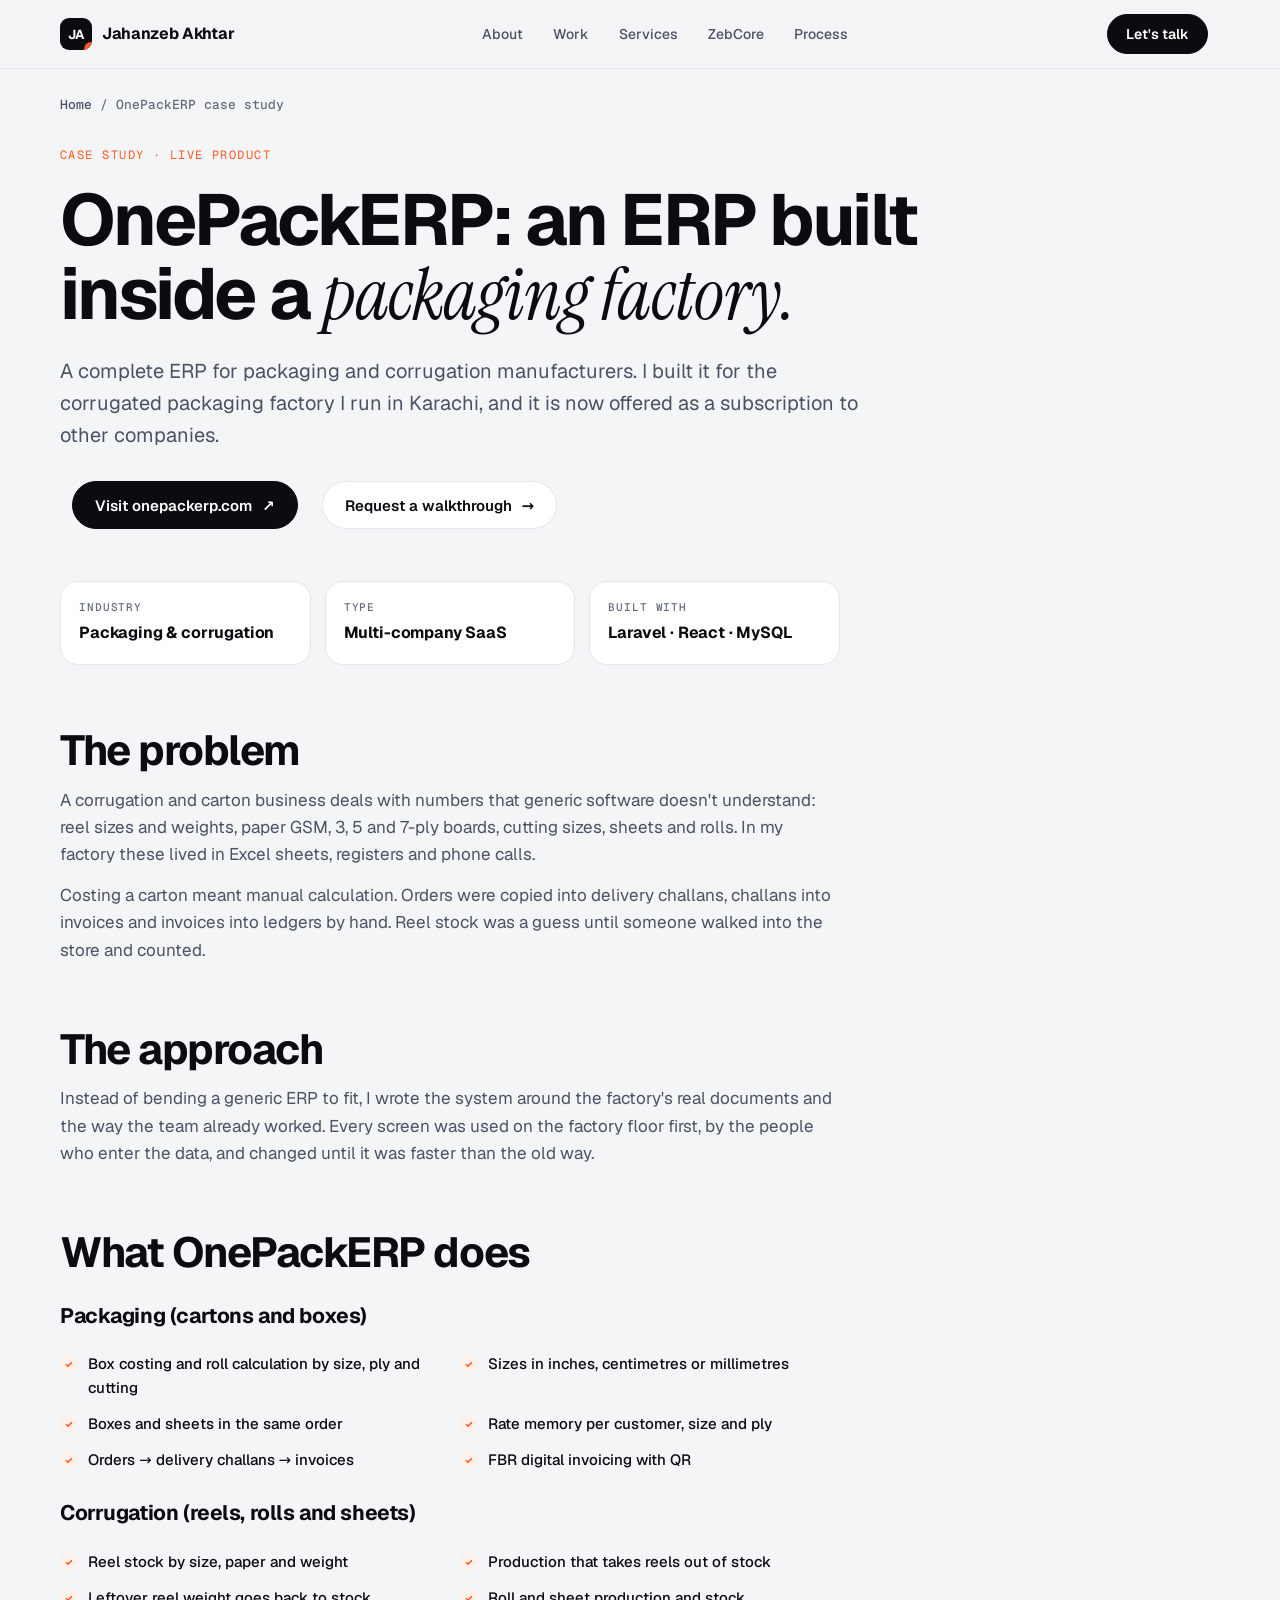
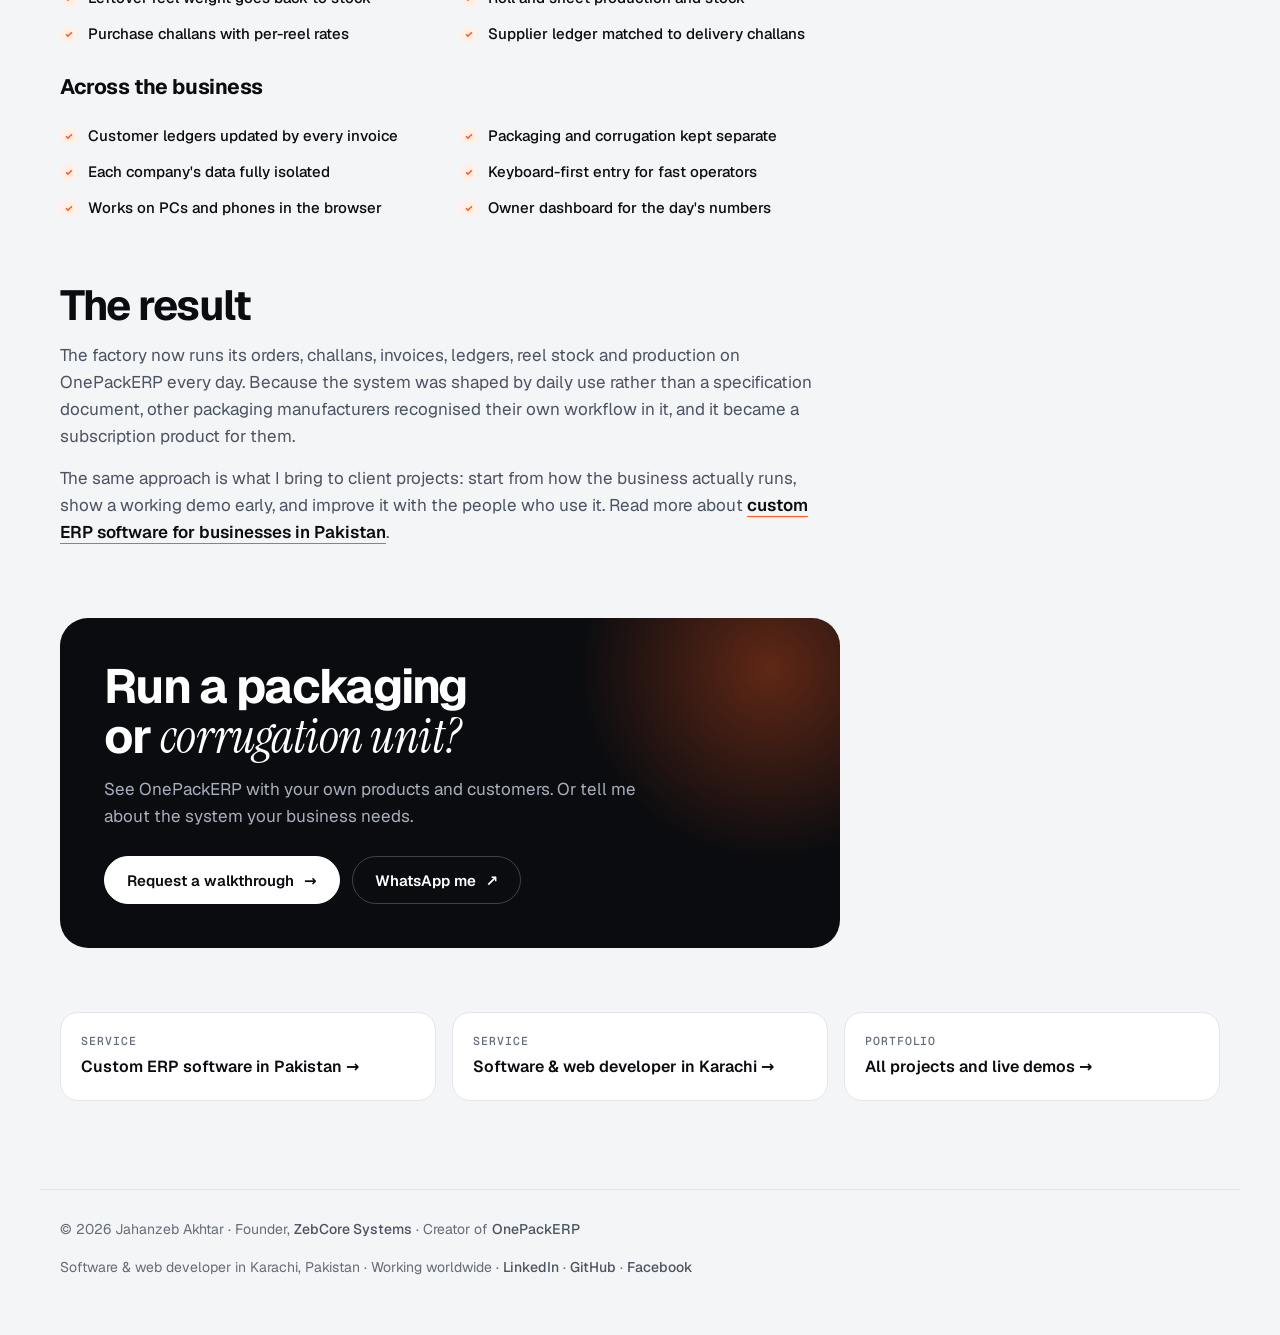
<file: onepackerp-case-study.html>
<!doctype html>
<html lang="en">
<head>
<meta charset="utf-8">
<meta name="viewport" content="width=device-width, initial-scale=1, viewport-fit=cover">
<title>OnePackERP Case Study: ERP for Packaging &amp; Corrugation | Jahanzeb Akhtar</title>
<meta name="description" content="How Jahanzeb Akhtar built OnePackERP inside his own corrugated packaging factory in Karachi: box costing by ply, challans, invoices, FBR invoicing, reel stock and production in one ERP.">
<meta name="author" content="Jahanzeb Akhtar">
<meta name="robots" content="index, follow, max-image-preview:large">
<link rel="canonical" href="https://jahanzebakhtar.tech/onepackerp-case-study">
<meta name="theme-color" content="#f4f5f7">
<meta property="og:type" content="article">
<meta property="og:site_name" content="Jahanzeb Akhtar">
<meta property="og:url" content="https://jahanzebakhtar.tech/onepackerp-case-study">
<meta property="og:title" content="OnePackERP: an ERP built inside a packaging factory">
<meta property="og:description" content="Box costing by ply, challans, invoices, FBR invoicing, reel stock and production in one system, built by a developer who runs the factory.">
<meta property="og:image" content="https://jahanzebakhtar.tech/assets/img/og-image.jpg">
<meta property="og:image:width" content="1200">
<meta property="og:image:height" content="630">
<meta name="twitter:card" content="summary_large_image">
<meta name="twitter:image" content="https://jahanzebakhtar.tech/assets/img/og-image.jpg">
<link rel="icon" href="/favicon.svg" type="image/svg+xml">
<link rel="apple-touch-icon" href="/apple-touch-icon.png">
<style>body{margin:0}img{max-width:100%}[hidden]{display:none!important}</style>
<link rel="preload" as="font" type="font/woff2" href="/assets/fonts/geist-latin.woff2" crossorigin>
<link rel="preload" as="font" type="font/woff2" href="/assets/fonts/instrument-serif-italic-latin.woff2" crossorigin>
<link rel="stylesheet" href="/assets/css/style.css">
<script type="application/ld+json">
{
  "@context": "https://schema.org",
  "@graph": [
    {
      "@type": "Article",
      "@id": "https://jahanzebakhtar.tech/onepackerp-case-study#article",
      "headline": "OnePackERP: an ERP built inside a packaging factory",
      "description": "How OnePackERP was built inside a corrugated packaging factory in Karachi and became a SaaS for packaging manufacturers.",
      "image": "https://jahanzebakhtar.tech/assets/img/og-image.jpg",
      "datePublished": "2026-11-07",
      "dateModified": "2026-11-07",
      "inLanguage": "en",
      "author": {"@type": "Person", "@id": "https://jahanzebakhtar.tech/#person", "name": "Jahanzeb Akhtar", "url": "https://jahanzebakhtar.tech/"},
      "publisher": {"@type": "Person", "@id": "https://jahanzebakhtar.tech/#person", "name": "Jahanzeb Akhtar"},
      "mainEntityOfPage": "https://jahanzebakhtar.tech/onepackerp-case-study",
      "about": {"@type": "SoftwareApplication", "name": "OnePackERP", "url": "https://onepackerp.com", "applicationCategory": "BusinessApplication", "operatingSystem": "Web"}
    },
    {
      "@type": "BreadcrumbList",
      "itemListElement": [
        {"@type": "ListItem", "position": 1, "name": "Home", "item": "https://jahanzebakhtar.tech/"},
        {"@type": "ListItem", "position": 2, "name": "OnePackERP case study", "item": "https://jahanzebakhtar.tech/onepackerp-case-study"}
      ]
    }
  ]
}
</script>
</head>
<body>
<header id="hd" class="scrolled">
  <div class="wrap nav">
    <a href="/" class="brand"><span class="mark">JA</span>Jahanzeb Akhtar</a>
    <nav class="menu" aria-label="Main">
      <a href="/#about">About</a><a href="/#work">Work</a><a href="/#services">Services</a><a href="/#zebcore">ZebCore</a><a href="/#process">Process</a>
    </nav>
    <a href="/#contact" class="btn dark">Let's talk</a>
  </div>
</header>

<main class="wrap">
  <nav class="crumbs" aria-label="Breadcrumb"><a href="/">Home</a> / OnePackERP case study</nav>

  <div class="phero">
    <span class="label" style="color:var(--accent)">Case study · Live product</span>
    <h1>OnePackERP: an ERP built inside a <em class="s">packaging factory.</em></h1>
    <p class="sub">A complete ERP for packaging and corrugation manufacturers. I built it for the corrugated packaging factory I run in Karachi, and it is now offered as a subscription to other companies.</p>
    <div class="ctas">
      <a href="https://onepackerp.com" class="btn dark" target="_blank" rel="noopener">Visit onepackerp.com <span class="arr">↗</span></a>
      <a href="/#contact" class="btn">Request a walkthrough <span class="arr">→</span></a>
    </div>
  </div>

  <article class="prose">
    <div class="facts">
      <div><small>Industry</small><b>Packaging &amp; corrugation</b></div>
      <div><small>Type</small><b>Multi-company SaaS</b></div>
      <div><small>Built with</small><b>Laravel · React · MySQL</b></div>
    </div>

    <h2>The problem</h2>
    <p>A corrugation and carton business deals with numbers that generic software doesn't understand: reel sizes and weights, paper GSM, 3, 5 and 7-ply boards, cutting sizes, sheets and rolls. In my factory these lived in Excel sheets, registers and phone calls.</p>
    <p>Costing a carton meant manual calculation. Orders were copied into delivery challans, challans into invoices and invoices into ledgers by hand. Reel stock was a guess until someone walked into the store and counted.</p>

    <h2>The approach</h2>
    <p>Instead of bending a generic ERP to fit, I wrote the system around the factory's real documents and the way the team already worked. Every screen was used on the factory floor first, by the people who enter the data, and changed until it was faster than the old way.</p>

    <h2>What OnePackERP does</h2>
    <h3>Packaging (cartons and boxes)</h3>
    <ul class="ticks">
      <li>Box costing and roll calculation by size, ply and cutting</li>
      <li>Sizes in inches, centimetres or millimetres</li>
      <li>Boxes and sheets in the same order</li>
      <li>Rate memory per customer, size and ply</li>
      <li>Orders → delivery challans → invoices</li>
      <li>FBR digital invoicing with QR</li>
    </ul>
    <h3>Corrugation (reels, rolls and sheets)</h3>
    <ul class="ticks">
      <li>Reel stock by size, paper and weight</li>
      <li>Production that takes reels out of stock</li>
      <li>Leftover reel weight goes back to stock</li>
      <li>Roll and sheet production and stock</li>
      <li>Purchase challans with per-reel rates</li>
      <li>Supplier ledger matched to delivery challans</li>
    </ul>
    <h3>Across the business</h3>
    <ul class="ticks">
      <li>Customer ledgers updated by every invoice</li>
      <li>Packaging and corrugation kept separate</li>
      <li>Each company's data fully isolated</li>
      <li>Keyboard-first entry for fast operators</li>
      <li>Works on PCs and phones in the browser</li>
      <li>Owner dashboard for the day's numbers</li>
    </ul>

    <h2>The result</h2>
    <p>The factory now runs its orders, challans, invoices, ledgers, reel stock and production on OnePackERP every day. Because the system was shaped by daily use rather than a specification document, other packaging manufacturers recognised their own workflow in it, and it became a subscription product for them.</p>
    <p>The same approach is what I bring to client projects: start from how the business actually runs, show a working demo early, and improve it with the people who use it. Read more about <a href="/custom-erp-software-pakistan">custom ERP software for businesses in Pakistan</a>.</p>

    <div class="cta-band">
      <h2>Run a packaging or <em class="s">corrugation unit?</em></h2>
      <p>See OnePackERP with your own products and customers. Or tell me about the system your business needs.</p>
      <div class="ctas">
        <a href="/#contact" class="btn">Request a walkthrough <span class="arr">→</span></a>
        <a href="https://wa.me/923158105115?text=Hi%20Jahanzeb%2C%20I%27d%20like%20a%20OnePackERP%20walkthrough." class="btn ghost" target="_blank" rel="noopener">WhatsApp me <span class="arr">↗</span></a>
      </div>
    </div>
  </article>

  <nav class="related" aria-label="More">
    <a href="/custom-erp-software-pakistan"><small>Service</small>Custom ERP software in Pakistan →</a>
    <a href="/software-developer-karachi"><small>Service</small>Software &amp; web developer in Karachi →</a>
    <a href="/#work"><small>Portfolio</small>All projects and live demos →</a>
  </nav>
</main>

<footer>
  <div class="wrap"><span>© 2026 Jahanzeb Akhtar · Founder, <a href="https://zebcoresystem.com" target="_blank" rel="noopener">ZebCore Systems</a> · Creator of <a href="https://onepackerp.com" target="_blank" rel="noopener">OnePackERP</a></span><span>Software &amp; web developer in Karachi, Pakistan · Working worldwide · <a href="https://www.linkedin.com/in/jahanzebakhtar-dev/" target="_blank" rel="me noopener">LinkedIn</a> · <a href="https://github.com/jahanzebrao" target="_blank" rel="me noopener">GitHub</a> · <a href="https://www.facebook.com/cadet.jahanzebrao" target="_blank" rel="me noopener">Facebook</a></span></div>
</footer>
</body>
</html>
</file>
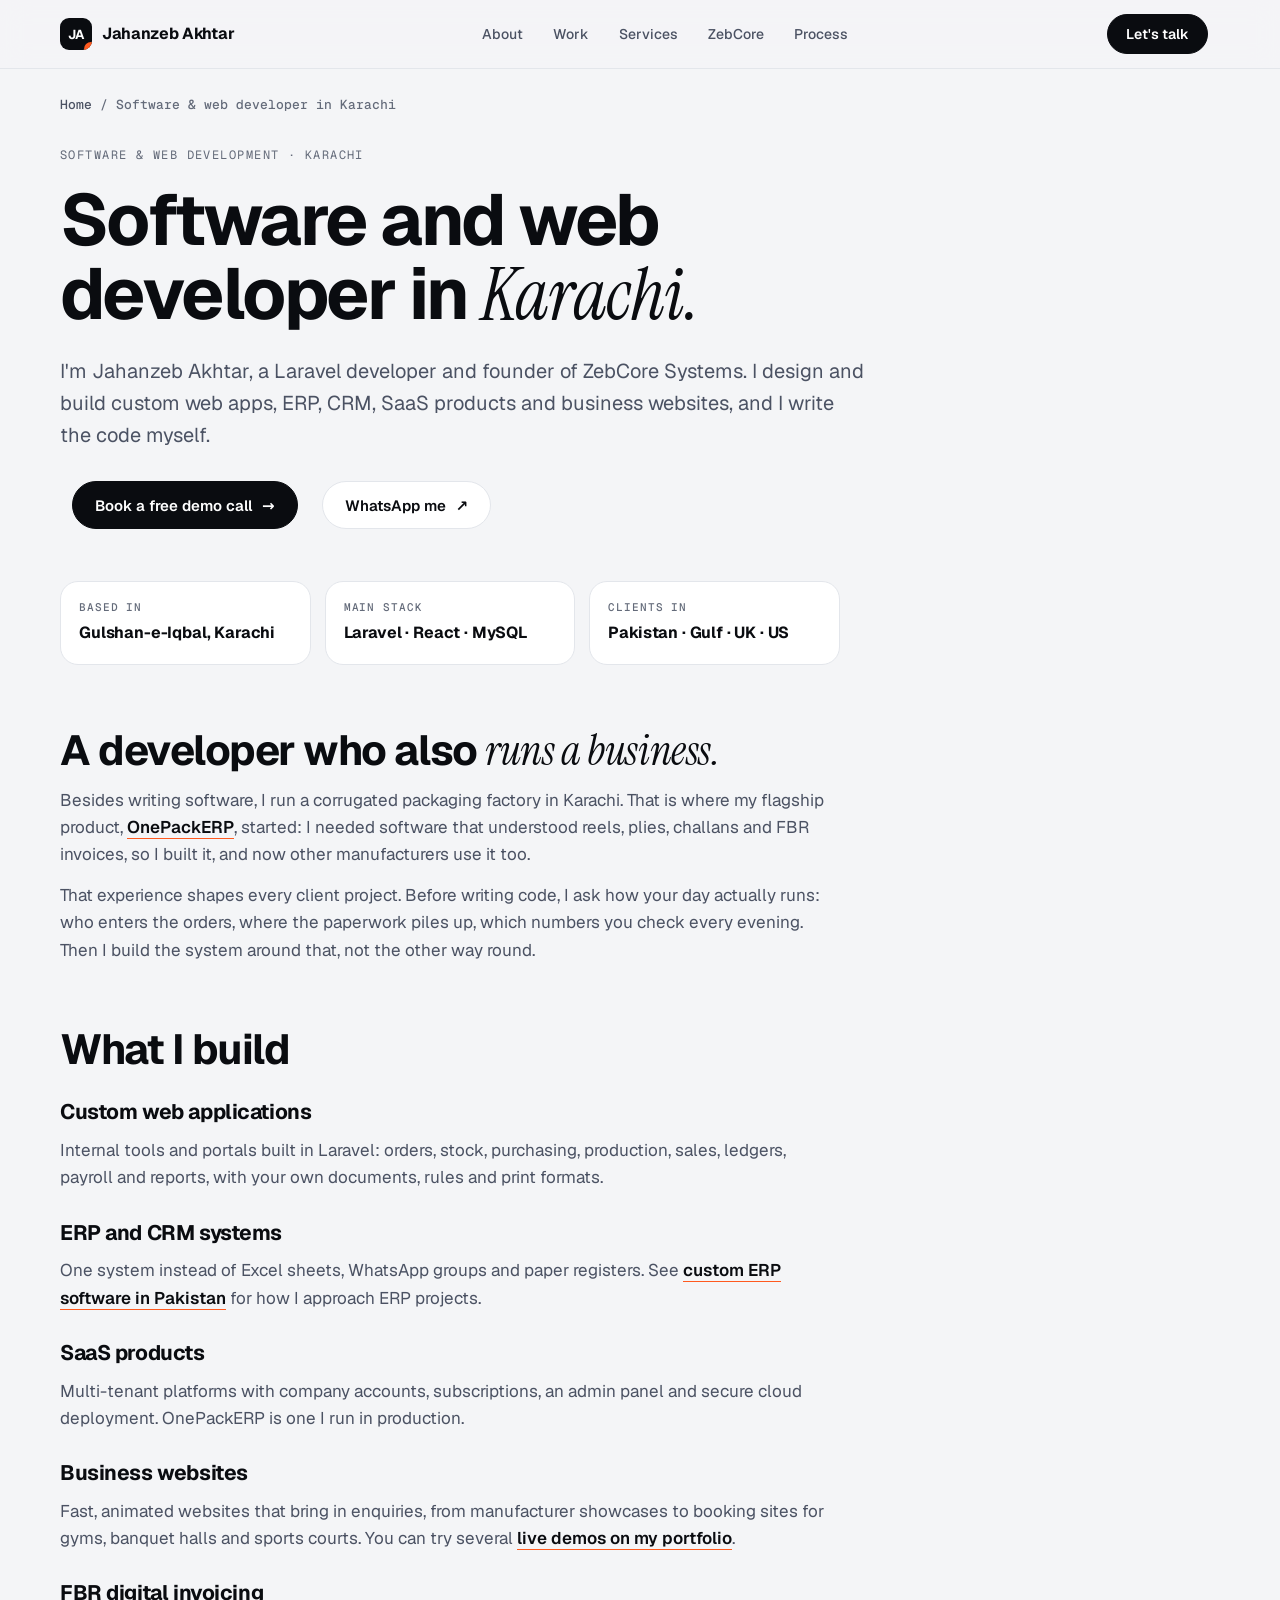
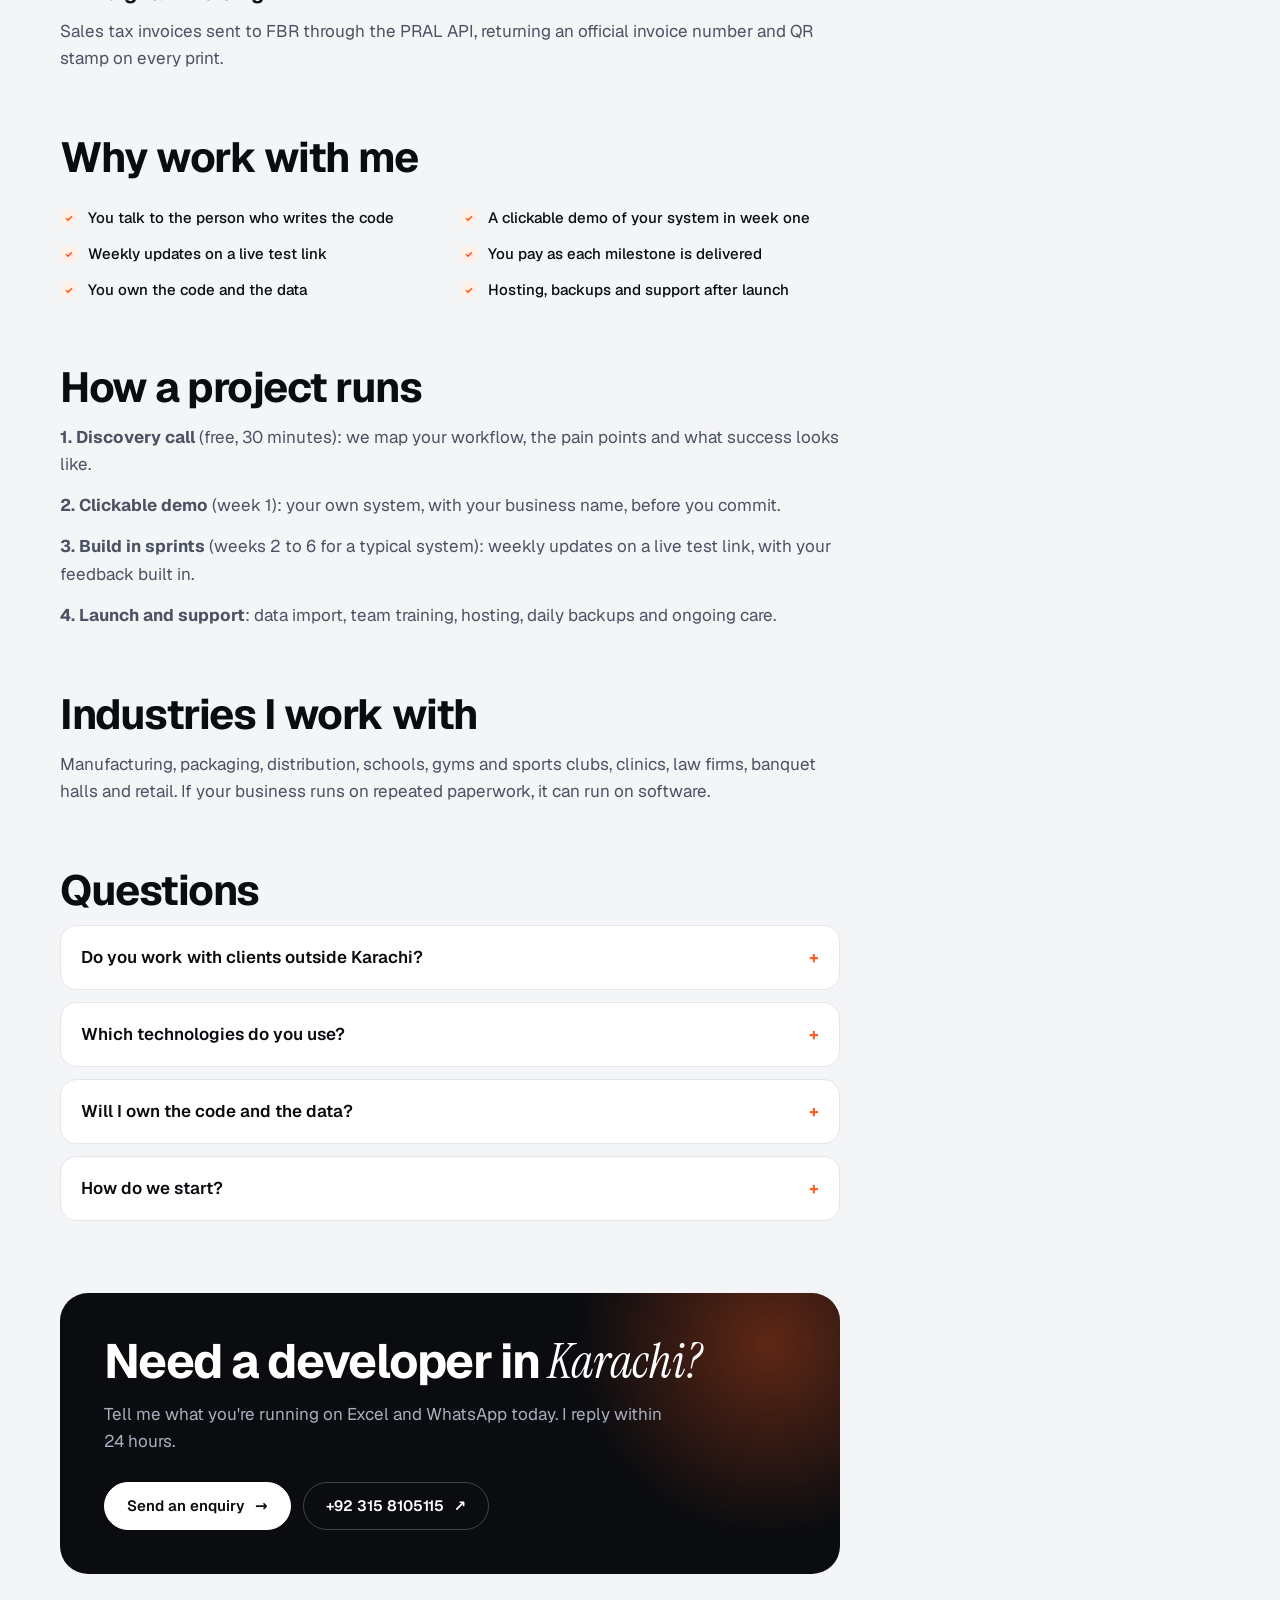
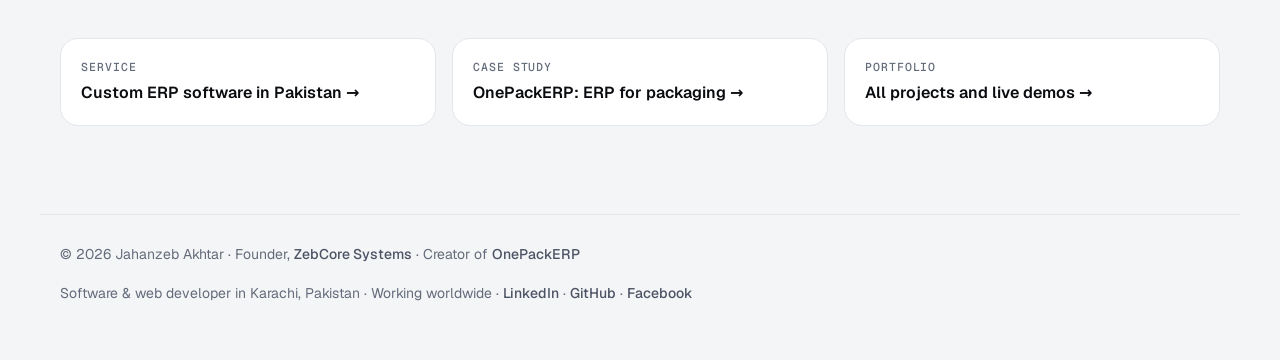
<file: software-developer-karachi.html>
<!doctype html>
<html lang="en">
<head>
<meta charset="utf-8">
<meta name="viewport" content="width=device-width, initial-scale=1, viewport-fit=cover">
<title>Software &amp; Web Developer in Karachi | Laravel Expert, Jahanzeb Akhtar</title>
<meta name="description" content="Hire a software and web developer in Karachi. Jahanzeb Akhtar builds custom Laravel web apps, ERP, CRM, SaaS and business websites for clients in Pakistan, the Gulf, UK and US.">
<meta name="author" content="Jahanzeb Akhtar">
<meta name="robots" content="index, follow, max-image-preview:large">
<link rel="canonical" href="https://jahanzebakhtar.tech/software-developer-karachi">
<meta name="theme-color" content="#f4f5f7">
<meta property="og:type" content="website">
<meta property="og:site_name" content="Jahanzeb Akhtar">
<meta property="og:url" content="https://jahanzebakhtar.tech/software-developer-karachi">
<meta property="og:title" content="Software &amp; Web Developer in Karachi | Jahanzeb Akhtar">
<meta property="og:description" content="Custom Laravel web apps, ERP, CRM, SaaS and business websites, built end to end by a developer in Karachi.">
<meta property="og:image" content="https://jahanzebakhtar.tech/assets/img/og-image.jpg">
<meta property="og:image:width" content="1200">
<meta property="og:image:height" content="630">
<meta name="twitter:card" content="summary_large_image">
<meta name="twitter:image" content="https://jahanzebakhtar.tech/assets/img/og-image.jpg">
<link rel="icon" href="/favicon.svg" type="image/svg+xml">
<link rel="apple-touch-icon" href="/apple-touch-icon.png">
<style>body{margin:0}img{max-width:100%}[hidden]{display:none!important}</style>
<link rel="preload" as="font" type="font/woff2" href="/assets/fonts/geist-latin.woff2" crossorigin>
<link rel="preload" as="font" type="font/woff2" href="/assets/fonts/instrument-serif-italic-latin.woff2" crossorigin>
<link rel="stylesheet" href="/assets/css/style.css">
<script type="application/ld+json">
{
  "@context": "https://schema.org",
  "@graph": [
    {
      "@type": "WebPage",
      "@id": "https://jahanzebakhtar.tech/software-developer-karachi#page",
      "url": "https://jahanzebakhtar.tech/software-developer-karachi",
      "name": "Software & Web Developer in Karachi",
      "inLanguage": "en",
      "isPartOf": {"@id": "https://jahanzebakhtar.tech/#website"},
      "about": {"@id": "https://jahanzebakhtar.tech/#person"},
      "breadcrumb": {"@type": "BreadcrumbList", "itemListElement": [
        {"@type": "ListItem", "position": 1, "name": "Home", "item": "https://jahanzebakhtar.tech/"},
        {"@type": "ListItem", "position": 2, "name": "Software & Web Developer in Karachi", "item": "https://jahanzebakhtar.tech/software-developer-karachi"}
      ]}
    },
    {
      "@type": "Service",
      "name": "Software and web development in Karachi",
      "serviceType": ["Software development", "Web development", "Laravel development"],
      "provider": {"@type": "Person", "@id": "https://jahanzebakhtar.tech/#person", "name": "Jahanzeb Akhtar", "url": "https://jahanzebakhtar.tech/"},
      "areaServed": ["Karachi", "Pakistan", "United Arab Emirates", "Saudi Arabia", "United Kingdom", "United States"],
      "url": "https://jahanzebakhtar.tech/software-developer-karachi"
    },
    {
      "@type": "FAQPage",
      "mainEntity": [
        {"@type": "Question", "name": "Do you work with clients outside Karachi?", "acceptedAnswer": {"@type": "Answer", "text": "Yes. I work remotely with businesses across Pakistan, the Gulf, the UK and the US, with calls arranged in your time zone."}},
        {"@type": "Question", "name": "Which technologies do you use?", "acceptedAnswer": {"@type": "Answer", "text": "Mainly Laravel and PHP 8 on the server, React and Tailwind CSS on the front end, MySQL for data, and Ubuntu VPS with Nginx for hosting."}},
        {"@type": "Question", "name": "Will I own the code and the data?", "acceptedAnswer": {"@type": "Answer", "text": "Yes. The source code and all of your data belong to you."}},
        {"@type": "Question", "name": "How do we start?", "acceptedAnswer": {"@type": "Answer", "text": "With a free 30-minute discovery call. You see a clickable demo of your own system in week one, and you pay as each milestone is delivered."}}
      ]
    }
  ]
}
</script>
</head>
<body>
<header id="hd" class="scrolled">
  <div class="wrap nav">
    <a href="/" class="brand"><span class="mark">JA</span>Jahanzeb Akhtar</a>
    <nav class="menu" aria-label="Main">
      <a href="/#about">About</a><a href="/#work">Work</a><a href="/#services">Services</a><a href="/#zebcore">ZebCore</a><a href="/#process">Process</a>
    </nav>
    <a href="/#contact" class="btn dark">Let's talk</a>
  </div>
</header>

<main class="wrap">
  <nav class="crumbs" aria-label="Breadcrumb"><a href="/">Home</a> / Software &amp; web developer in Karachi</nav>

  <div class="phero">
    <span class="label">Software &amp; web development · Karachi</span>
    <h1>Software and web developer in <em class="s">Karachi.</em></h1>
    <p class="sub">I'm Jahanzeb Akhtar, a Laravel developer and founder of ZebCore Systems. I design and build custom web apps, ERP, CRM, SaaS products and business websites, and I write the code myself.</p>
    <div class="ctas">
      <a href="/#contact" class="btn dark">Book a free demo call <span class="arr">→</span></a>
      <a href="https://wa.me/923158105115?text=Hi%20Jahanzeb%2C%20I%20need%20a%20software%20developer." class="btn" target="_blank" rel="noopener">WhatsApp me <span class="arr">↗</span></a>
    </div>
  </div>

  <article class="prose">
    <div class="facts">
      <div><small>Based in</small><b>Gulshan-e-Iqbal, Karachi</b></div>
      <div><small>Main stack</small><b>Laravel · React · MySQL</b></div>
      <div><small>Clients in</small><b>Pakistan · Gulf · UK · US</b></div>
    </div>

    <h2>A developer who also <em class="s">runs a business.</em></h2>
    <p>Besides writing software, I run a corrugated packaging factory in Karachi. That is where my flagship product, <a href="/onepackerp-case-study">OnePackERP</a>, started: I needed software that understood reels, plies, challans and FBR invoices, so I built it, and now other manufacturers use it too.</p>
    <p>That experience shapes every client project. Before writing code, I ask how your day actually runs: who enters the orders, where the paperwork piles up, which numbers you check every evening. Then I build the system around that, not the other way round.</p>

    <h2>What I build</h2>
    <h3>Custom web applications</h3>
    <p>Internal tools and portals built in Laravel: orders, stock, purchasing, production, sales, ledgers, payroll and reports, with your own documents, rules and print formats.</p>
    <h3>ERP and CRM systems</h3>
    <p>One system instead of Excel sheets, WhatsApp groups and paper registers. See <a href="/custom-erp-software-pakistan">custom ERP software in Pakistan</a> for how I approach ERP projects.</p>
    <h3>SaaS products</h3>
    <p>Multi-tenant platforms with company accounts, subscriptions, an admin panel and secure cloud deployment. OnePackERP is one I run in production.</p>
    <h3>Business websites</h3>
    <p>Fast, animated websites that bring in enquiries, from manufacturer showcases to booking sites for gyms, banquet halls and sports courts. You can try several <a href="/#work">live demos on my portfolio</a>.</p>
    <h3>FBR digital invoicing</h3>
    <p>Sales tax invoices sent to FBR through the PRAL API, returning an official invoice number and QR stamp on every print.</p>

    <h2>Why work with me</h2>
    <ul class="ticks">
      <li>You talk to the person who writes the code</li>
      <li>A clickable demo of your system in week one</li>
      <li>Weekly updates on a live test link</li>
      <li>You pay as each milestone is delivered</li>
      <li>You own the code and the data</li>
      <li>Hosting, backups and support after launch</li>
    </ul>

    <h2>How a project runs</h2>
    <p><b>1. Discovery call</b> (free, 30 minutes): we map your workflow, the pain points and what success looks like.</p>
    <p><b>2. Clickable demo</b> (week 1): your own system, with your business name, before you commit.</p>
    <p><b>3. Build in sprints</b> (weeks 2 to 6 for a typical system): weekly updates on a live test link, with your feedback built in.</p>
    <p><b>4. Launch and support</b>: data import, team training, hosting, daily backups and ongoing care.</p>

    <h2>Industries I work with</h2>
    <p>Manufacturing, packaging, distribution, schools, gyms and sports clubs, clinics, law firms, banquet halls and retail. If your business runs on repeated paperwork, it can run on software.</p>

    <h2>Questions</h2>
    <div class="faq">
      <details><summary>Do you work with clients outside Karachi?</summary><p>Yes. I work remotely with businesses across Pakistan, the Gulf, the UK and the US, with calls arranged in your time zone.</p></details>
      <details><summary>Which technologies do you use?</summary><p>Mainly Laravel and PHP 8 on the server, React and Tailwind CSS on the front end, MySQL for data, and Ubuntu VPS with Nginx for hosting.</p></details>
      <details><summary>Will I own the code and the data?</summary><p>Yes. The source code and all of your data belong to you.</p></details>
      <details><summary>How do we start?</summary><p>With a free 30-minute discovery call. You see a clickable demo of your own system in week one, and you pay as each milestone is delivered.</p></details>
    </div>

    <div class="cta-band">
      <h2>Need a developer in <em class="s">Karachi?</em></h2>
      <p>Tell me what you're running on Excel and WhatsApp today. I reply within 24 hours.</p>
      <div class="ctas">
        <a href="/#contact" class="btn">Send an enquiry <span class="arr">→</span></a>
        <a href="https://wa.me/923158105115" class="btn ghost" target="_blank" rel="noopener">+92 315 8105115 <span class="arr">↗</span></a>
      </div>
    </div>
  </article>

  <nav class="related" aria-label="More">
    <a href="/custom-erp-software-pakistan"><small>Service</small>Custom ERP software in Pakistan →</a>
    <a href="/onepackerp-case-study"><small>Case study</small>OnePackERP: ERP for packaging →</a>
    <a href="/#work"><small>Portfolio</small>All projects and live demos →</a>
  </nav>
</main>

<footer>
  <div class="wrap"><span>© 2026 Jahanzeb Akhtar · Founder, <a href="https://zebcoresystem.com" target="_blank" rel="noopener">ZebCore Systems</a> · Creator of <a href="https://onepackerp.com" target="_blank" rel="noopener">OnePackERP</a></span><span>Software &amp; web developer in Karachi, Pakistan · Working worldwide · <a href="https://www.linkedin.com/in/jahanzebakhtar-dev/" target="_blank" rel="me noopener">LinkedIn</a> · <a href="https://github.com/jahanzebrao" target="_blank" rel="me noopener">GitHub</a> · <a href="https://www.facebook.com/cadet.jahanzebrao" target="_blank" rel="me noopener">Facebook</a></span></div>
</footer>
</body>
</html>
</file>
<file: assets/css/style.css>
/* Layout: premium light studio. Hero headline → tilted live product window that flattens on scroll → work grid → bento services → dark ZebCore band → process → contact */
/* self-hosted fonts (latin subsets from Google Fonts, OFL) */
@font-face{font-family:"Geist";font-style:normal;font-weight:400 700;font-display:swap;src:url(../fonts/geist-latin.woff2) format("woff2");unicode-range:U+0000-00FF, U+0131, U+0152-0153, U+02BB-02BC, U+02C6, U+02DA, U+02DC, U+0304, U+0308, U+0329, U+2000-206F, U+20AC, U+2122, U+2191, U+2193, U+2212, U+2215, U+FEFF, U+FFFD}
@font-face{font-family:"Geist Mono";font-style:normal;font-weight:400 700;font-display:swap;src:url(../fonts/geist-mono-latin.woff2) format("woff2");unicode-range:U+0000-00FF, U+0131, U+0152-0153, U+02BB-02BC, U+02C6, U+02DA, U+02DC, U+0304, U+0308, U+0329, U+2000-206F, U+20AC, U+2122, U+2191, U+2193, U+2212, U+2215, U+FEFF, U+FFFD}
@font-face{font-family:"Instrument Serif";font-style:italic;font-weight:400;font-display:swap;src:url(../fonts/instrument-serif-italic-latin.woff2) format("woff2");unicode-range:U+0000-00FF, U+0131, U+0152-0153, U+02BB-02BC, U+02C6, U+02DA, U+02DC, U+0304, U+0308, U+0329, U+2000-206F, U+20AC, U+2122, U+2191, U+2193, U+2212, U+2215, U+FEFF, U+FFFD}
:root{
  --bg:#f4f5f7;
  --surface:#ffffff;
  --ink:#0a0c10;
  --ink2:#4b5263;
  --ink3:#646b7a;
  --line:#e3e6eb;
  --accent:#ff5a1f;
  --accent-soft:#fff1ea;
  --ok:#0f9d58; --ok-soft:#e7f6ee;
  --warn:#c77700; --warn-soft:#fff5e0;
  --blue:#2563eb; --blue-soft:#eaf0ff;
  --sans:"Geist", "Segoe UI", system-ui, -apple-system, sans-serif;
  --serif:"Instrument Serif", Georgia, "Times New Roman", serif;
  --mono:"Geist Mono", ui-monospace, Consolas, monospace;
  --shadow:0 1px 2px rgba(10,12,16,.04),0 8px 24px rgba(10,12,16,.06);
  --shadow-lg:0 2px 4px rgba(10,12,16,.04),0 30px 80px -20px rgba(10,12,16,.25);
  color-scheme:light;
}
*{box-sizing:border-box}
html{scroll-behavior:smooth}
body{background:var(--bg);color:var(--ink);font-family:var(--sans);font-size:16px;line-height:1.6;overflow-x:hidden;-webkit-font-smoothing:antialiased}
body::before{content:"";position:fixed;inset:0 0 auto;height:env(safe-area-inset-top,0px);z-index:60;background:var(--bg)}
a{color:inherit;text-decoration:none}
h1,h2,h3{margin:0;line-height:1.04;letter-spacing:-.035em;text-wrap:balance;font-weight:700}
p{margin:0}
.wrap{max-width:1200px;margin:0 auto;padding-left:max(20px,env(safe-area-inset-left,0px));padding-right:max(20px,env(safe-area-inset-right,0px))}
em.s{font-family:var(--serif);font-style:italic;font-weight:400;letter-spacing:-.01em}
.mono{font-family:var(--mono)}
.sr{position:absolute;width:1px;height:1px;padding:0;margin:-1px;overflow:hidden;clip:rect(0,0,0,0);white-space:nowrap;border:0}
.label{font-family:var(--mono);font-size:12px;letter-spacing:.12em;text-transform:uppercase;color:var(--ink3)}
.btn{display:inline-flex;align-items:center;gap:10px;height:48px;padding:0 22px;border-radius:999px;font:600 15px var(--sans);border:1px solid var(--line);background:var(--surface);color:var(--ink);cursor:pointer;transition:transform .25s cubic-bezier(.2,.8,.2,1),box-shadow .25s,background .25s}
.btn:hover{transform:translateY(-2px);box-shadow:var(--shadow)}
.btn.dark{background:var(--ink);color:#fff;border-color:var(--ink)}
.btn.dark:hover{background:#1d212b}
.btn .arr{display:inline-block;transition:transform .25s}
.btn:hover .arr{transform:translateX(3px)}
:focus-visible{outline:2px solid var(--accent);outline-offset:3px;border-radius:6px}

/* NAV */
header{position:sticky;top:env(safe-area-inset-top,0px);z-index:50;transition:background .3s,box-shadow .3s}
header.scrolled{background:rgba(244,245,247,.82);backdrop-filter:saturate(180%) blur(14px);-webkit-backdrop-filter:saturate(180%) blur(14px);box-shadow:0 1px 0 var(--line)}
.nav{display:flex;align-items:center;justify-content:space-between;height:68px;gap:16px}
.brand{display:flex;align-items:center;gap:10px;font-weight:700;font-size:16px;letter-spacing:-.02em}
.mark{width:32px;height:32px;border-radius:9px;background:var(--ink);color:#fff;display:grid;place-items:center;font:700 13px var(--sans);position:relative;overflow:hidden}
.mark::after{content:"";position:absolute;right:-6px;bottom:-6px;width:14px;height:14px;border-radius:50%;background:var(--accent)}
.menu{display:flex;gap:2px}
.menu a{padding:8px 14px;border-radius:999px;font-size:14px;font-weight:500;color:var(--ink2);transition:color .2s,background .2s}
.menu a:hover{color:var(--ink);background:rgba(10,12,16,.05)}
.nav .btn{height:40px;padding:0 18px;font-size:14px}
@media(max-width:860px){.menu{display:none}}

/* HERO */
.hero{padding-block:72px 0;text-align:center}
.badge{display:inline-flex;align-items:center;gap:10px;padding:6px 14px 6px 8px;border-radius:999px;background:var(--surface);border:1px solid var(--line);font-size:13px;font-weight:500;color:var(--ink2);box-shadow:var(--shadow)}
.badge b{position:relative;display:inline-flex;align-items:center;gap:6px;padding:3px 9px;border-radius:999px;background:var(--ok-soft);color:var(--ok);font-size:12px;font-weight:600}
.badge b::before{content:"";width:6px;height:6px;border-radius:50%;background:var(--ok)}
/* pulse ring animates transform/opacity only (GPU), not box-shadow */
.badge b::after{content:"";position:absolute;left:9px;top:50%;width:6px;height:6px;margin-top:-3px;border-radius:50%;background:var(--ok);animation:pulse 2s infinite}
@keyframes pulse{0%{transform:scale(1);opacity:.55}70%,100%{transform:scale(2.6);opacity:0}}
.hero h1{font-size:clamp(44px,8.2vw,104px);margin:26px auto 0;max-width:15ch}
.rot{display:block;height:1.08em;overflow:hidden;color:var(--accent)}
.rot span{display:block;transition:transform .7s cubic-bezier(.7,0,.2,1)}
.rot span i{display:block;height:1.08em;font-family:var(--serif);font-style:italic;font-weight:400;letter-spacing:-.02em}
.hero .sub{margin:26px auto 0;max-width:58ch;font-size:clamp(17px,1.9vw,20px);color:var(--ink2);line-height:1.55}
.hero .ctas{display:flex;flex-wrap:wrap;gap:12px;justify-content:center;margin-top:34px}
.trust{display:flex;flex-wrap:wrap;justify-content:center;gap:10px 28px;margin-top:30px;font-size:14px;color:var(--ink2)}
.trust span{display:inline-flex;align-items:center;gap:8px}
.trust svg{width:16px;height:16px;color:var(--ok)}
.in{animation:rise .7s cubic-bezier(.2,.8,.2,1) both}
.d1{animation-delay:.05s}.d2{animation-delay:.15s}.d3{animation-delay:.25s}.d4{animation-delay:.35s}.d5{animation-delay:.45s}
/* slide only, no fade: hero content is visible from the first frame (better Speed Index / LCP) */
@keyframes rise{from{transform:translateY(14px)}to{transform:none}}

/* SHOWCASE */
.stage{perspective:1600px;margin-top:64px;padding-bottom:20px;position:relative}
.window{position:relative;max-width:1080px;margin:0 auto;border-radius:16px;background:var(--surface);box-shadow:var(--shadow-lg);border:1px solid var(--line);overflow:hidden;transform-origin:50% 0;transform:rotateX(14deg) scale(.9);transition:transform .1s linear;text-align:left}
.chrome{display:flex;align-items:center;gap:14px;height:42px;padding:0 16px;background:#f7f8fa;border-bottom:1px solid var(--line)}
.chrome .d{display:flex;gap:7px}.chrome .d i{width:11px;height:11px;border-radius:50%;background:#dfe2e7}
.chrome .d i:nth-child(1){background:#ff5f57}.chrome .d i:nth-child(2){background:#febc2e}.chrome .d i:nth-child(3){background:#28c840}
.url{flex:1;max-width:340px;margin:0 auto;height:26px;border-radius:7px;background:#eceef2;display:flex;align-items:center;justify-content:center;gap:6px;font:500 12px var(--mono);color:var(--ink2)}
.url svg{width:11px;height:11px;color:var(--ok)}
.app{display:grid;grid-template-columns:200px 1fr;min-height:460px}
.side{border-right:1px solid var(--line);padding:16px 12px;display:flex;flex-direction:column;gap:2px;background:#fbfbfc}
.side .co{display:flex;align-items:center;gap:8px;font-weight:700;font-size:14px;padding:4px 8px 14px}
.side .co i{width:22px;height:22px;border-radius:6px;background:var(--accent);display:grid;place-items:center;color:#fff;font:700 11px var(--sans);font-style:normal}
.side span{display:flex;align-items:center;gap:10px;padding:7px 10px;border-radius:8px;font-size:13px;color:var(--ink2);font-weight:500}
.side span.on{background:var(--ink);color:#fff}
.side span b{margin-left:auto;font:500 11px var(--mono);color:var(--ink3)}
.side span.on b{color:#aab}
.main{padding:20px 22px;display:flex;flex-direction:column;gap:16px;min-width:0}
.mh{display:flex;justify-content:space-between;align-items:center;gap:12px}
.mh b{display:block;font-size:19px;letter-spacing:-.02em;line-height:1.3}
.mh small{color:var(--ink3);font-size:12px}
.mh .nb{height:32px;padding:0 14px;border-radius:8px;background:var(--ink);color:#fff;font:600 12px var(--sans);display:flex;align-items:center}
.kp{display:grid;grid-template-columns:repeat(4,1fr);gap:12px}
.k{border:1px solid var(--line);border-radius:12px;padding:12px 14px;min-width:0}
.k small{display:block;font-size:11.5px;color:var(--ink3);font-weight:500}
.k b{display:block;font:600 20px var(--mono);letter-spacing:-.03em;margin-top:4px;font-variant-numeric:tabular-nums;white-space:nowrap}
.k em{font-style:normal;font-size:11px;font-weight:600;color:var(--ok)}
.split{display:grid;grid-template-columns:1.5fr 1fr;gap:12px;min-width:0}
.panel{border:1px solid var(--line);border-radius:12px;padding:14px;min-width:0}
.panel .ph{display:flex;justify-content:space-between;font-size:12.5px;font-weight:600;margin-bottom:8px}
.panel .ph span{color:var(--ink3);font-weight:500}
.panel svg{width:100%;height:auto;display:block}
#line{stroke-dasharray:900;stroke-dashoffset:0;animation:draw 2.2s .6s cubic-bezier(.6,0,.2,1) both}
@keyframes draw{from{stroke-dashoffset:900}to{stroke-dashoffset:0}}
.tbl{width:100%;border-collapse:collapse;font-size:12.5px}
.tbl td{padding:8px 4px;border-top:1px solid var(--line);white-space:nowrap}
.tbl tr:first-child td{border-top:0}
.tbl .n{font-family:var(--mono);text-align:right;font-variant-numeric:tabular-nums}
.pl{display:inline-block;font-size:11px;font-weight:600;padding:2px 8px;border-radius:999px}
.pl.ok{background:var(--ok-soft);color:var(--ok)}.pl.w{background:var(--warn-soft);color:var(--warn)}.pl.f{background:var(--accent-soft);color:var(--accent)}
.bars{display:flex;flex-direction:column;gap:10px;font-size:12px}
.bars div{display:grid;grid-template-columns:70px 1fr 34px;gap:8px;align-items:center}
.bars i{height:8px;border-radius:4px;background:#eef0f3;position:relative;overflow:hidden}
.bars i::after{content:"";position:absolute;inset:0;width:var(--w);background:var(--ink);border-radius:4px;transform-origin:0 50%;animation:grow 1.4s .9s cubic-bezier(.2,.8,.2,1) both}
.bars div:first-child i::after{background:var(--accent)}
@keyframes grow{from{transform:scaleX(0)}}
/* JS adds .wait until the dashboard window scrolls into view */
.wait #line,.wait .bars i::after{animation-play-state:paused}
.bars span:last-child{font-family:var(--mono);text-align:right;color:var(--ink2)}

.float{position:absolute;z-index:3;background:var(--surface);border:1px solid var(--line);border-radius:14px;box-shadow:var(--shadow-lg);padding:12px 14px;display:flex;align-items:center;gap:12px;font-size:13px;text-align:left;animation:bob 6s ease-in-out infinite}
.float b{display:block;font-size:13.5px}
.float span{color:var(--ink3);font-size:12px}
.f1{left:max(0px,calc(50% - 600px));top:150px}
.f2{right:max(0px,calc(50% - 610px));top:320px;animation-delay:-3s}
.qr{width:38px;height:38px;border-radius:7px;flex:none;background:
 conic-gradient(from 90deg at 3px 3px,var(--ink) 25%,transparent 0) 0 0/9px 9px,var(--surface);border:3px solid var(--ink)}
.ic{width:38px;height:38px;border-radius:10px;display:grid;place-items:center;flex:none}
.ic svg{width:19px;height:19px}
@keyframes bob{0%,100%{transform:translateY(0)}50%{transform:translateY(-10px)}}
@media(max-width:1180px){.f1{left:16px}.f2{right:16px}}
@media(max-width:860px){.app{grid-template-columns:1fr}.side{display:none}.kp{grid-template-columns:1fr 1fr}.split{grid-template-columns:1fr}.f1,.f2{display:none}}
@media(max-width:480px){.main{padding:14px}.k b{font-size:17px}.tbl td:nth-child(2){display:none}}

/* MARQUEE */
.mq{margin-top:84px;border-block:1px solid var(--line);overflow:hidden;padding-block:22px;background:var(--surface)}
.mq .t{display:flex;gap:56px;width:max-content;animation:slide 40s linear infinite}
.mq span{font-weight:600;font-size:18px;color:var(--ink3);white-space:nowrap;letter-spacing:-.01em}
.mq span::before{content:"✦";color:var(--accent);margin-right:56px;font-size:12px;vertical-align:middle}
@keyframes slide{to{transform:translateX(-50%)}}

/* SECTIONS */
section{padding-block:120px}
.sh{display:grid;grid-template-columns:1fr 1fr;gap:32px;align-items:end;margin-bottom:56px}
.sh h2{font-size:clamp(38px,5.6vw,68px)}
.sh p{color:var(--ink2);font-size:18px;max-width:46ch;justify-self:end}
@media(max-width:860px){.sh{grid-template-columns:1fr}.sh p{justify-self:start}section{padding-block:84px}}
.rv{transition:transform 1s cubic-bezier(.2,.8,.2,1)}
.rv.pre{transform:translateY(40px)}

/* NUMBERS */
.nums{display:grid;grid-template-columns:repeat(4,1fr);border-top:1px solid var(--line)}
.nums div{padding:28px 24px 0 0}
.nums b{display:block;font-size:clamp(40px,5vw,60px);font-weight:700;letter-spacing:-.04em;line-height:1;font-variant-numeric:tabular-nums}
.nums b sup{font-size:.45em;color:var(--accent);vertical-align:top;margin-left:2px}
.nums span{display:block;margin-top:10px;color:var(--ink2);font-size:15px;max-width:22ch}
@media(max-width:760px){.nums{grid-template-columns:1fr 1fr;row-gap:28px}}

/* FEATURED */
.feat{display:grid;grid-template-columns:1fr 1fr;gap:56px;align-items:center;background:var(--surface);border:1px solid var(--line);border-radius:28px;padding:56px;box-shadow:var(--shadow)}
.feat h3{font-size:clamp(36px,4.4vw,54px);margin-top:14px}
.feat p{color:var(--ink2);font-size:17px;margin-top:16px}
.ticks{list-style:none;padding:0;margin:26px 0 0;display:grid;grid-template-columns:1fr 1fr;gap:12px 20px}
.ticks li{display:flex;gap:10px;font-size:15px;font-weight:500}
.ticks li::before{content:"";flex:none;width:18px;height:18px;margin-top:3px;border-radius:50%;background:var(--accent-soft) url("data:image/svg+xml,%3Csvg xmlns='http://www.w3.org/2000/svg' viewBox='0 0 20 20' fill='none' stroke='%23ff5a1f' stroke-width='2.6'%3E%3Cpath d='M5 10.5l3.2 3L15 7'/%3E%3C/svg%3E") center/12px no-repeat}
.feat .ctas{display:flex;flex-wrap:wrap;gap:12px;margin-top:32px}
.inv{background:var(--bg);border:1px solid var(--line);border-radius:18px;padding:22px;font-size:13px;position:relative}
.inv .top{display:flex;justify-content:space-between;align-items:start;gap:12px;padding-bottom:14px;border-bottom:1px dashed var(--line)}
.inv .top b{font-size:16px;letter-spacing:-.02em}
.inv .top small{display:block;color:var(--ink3)}
.inv table{width:100%;border-collapse:collapse;margin-top:10px}
.inv td{padding:7px 0;border-bottom:1px solid var(--line)}
.inv td:last-child{white-space:nowrap;padding-left:12px;text-align:right;font-family:var(--mono);font-variant-numeric:tabular-nums}
.inv .tot{display:flex;justify-content:space-between;align-items:center;margin-top:14px}
.inv .tot b{font:700 22px var(--mono);letter-spacing:-.03em}
.stamp{position:absolute;right:20px;bottom:76px;transform:rotate(-8deg);border:2px solid var(--ok);color:var(--ok);font:700 12px var(--mono);padding:6px 10px;border-radius:8px;letter-spacing:.06em;background:rgba(255,255,255,.7)}
.ply{display:flex;gap:8px;margin-top:14px;flex-wrap:wrap}
.ply span{font:500 11.5px var(--mono);padding:5px 10px;border-radius:999px;background:var(--surface);border:1px solid var(--line)}
@media(max-width:960px){.feat{grid-template-columns:1fr;padding:28px;gap:36px}.ticks{grid-template-columns:1fr}}

/* GRID */
.filter{display:flex;flex-wrap:wrap;gap:8px;margin:56px 0 28px}
.filter button{height:40px;padding:0 18px;border-radius:999px;border:1px solid var(--line);background:var(--surface);font:500 14px var(--sans);color:var(--ink2);cursor:pointer;transition:all .2s}
.filter button[aria-pressed="true"]{background:var(--ink);color:#fff;border-color:var(--ink)}
.grid{display:grid;grid-template-columns:repeat(3,1fr);gap:20px}
@media(max-width:980px){.grid{grid-template-columns:1fr 1fr}}
@media(max-width:620px){.grid{grid-template-columns:1fr}}
.card{background:var(--surface);border:1px solid var(--line);border-radius:22px;overflow:hidden;display:flex;flex-direction:column;transition:transform .45s cubic-bezier(.2,.8,.2,1),box-shadow .45s}
.card:hover{transform:translateY(-6px);box-shadow:var(--shadow-lg)}
.shot{aspect-ratio:16/11;max-width:100%;background:var(--tint);position:relative;overflow:hidden;padding:26px 26px 0}
.mini{background:var(--surface);border-radius:10px 10px 0 0;height:100%;box-shadow:0 10px 30px -10px rgba(10,12,16,.25);padding:12px;display:flex;flex-direction:column;gap:9px;transition:transform .6s cubic-bezier(.2,.8,.2,1)}
.card:hover .mini{transform:translateY(-8px)}
.mini .mt{display:flex;justify-content:space-between;align-items:center;font-size:11px;font-weight:700}
.mini .mt i{font-style:normal;font:500 9.5px var(--mono);padding:2px 7px;border-radius:999px;background:var(--tint);color:var(--c)}
.mini .mk{display:grid;grid-template-columns:repeat(3,1fr);gap:6px}
.mini .mk div{border:1px solid var(--line);border-radius:7px;padding:6px 7px}
.mini .mk small{display:block;font-size:8.5px;color:var(--ink3)}
.mini .mk b{font:600 12px var(--mono)}
.mini .mr{display:flex;justify-content:space-between;align-items:center;font-size:9.5px;padding:5px 2px;border-top:1px solid var(--line)}
.mini .mr span:last-child{font-family:var(--mono);color:var(--c);font-weight:600}
.cb{padding:22px 24px 24px;display:flex;flex-direction:column;gap:8px;flex:1}
.cb .tg{font:500 11.5px var(--mono);color:var(--ink3);letter-spacing:.06em;text-transform:uppercase;display:flex;justify-content:space-between}
.cb .tg b{font-weight:500;color:var(--c)}
.cb h3{font-size:22px;letter-spacing:-.025em}
.cb p{color:var(--ink2);font-size:15px}
.cb a{margin-top:auto;padding-top:12px;font-weight:600;font-size:14px;display:inline-flex;gap:8px;align-items:center}
.cb a .arr{transition:transform .25s}
.card:hover .cb a .arr{transform:translate(3px,-3px)}

/* BENTO */
.bento{display:grid;grid-template-columns:repeat(6,1fr);gap:20px}
.tile{background:var(--surface);border:1px solid var(--line);border-radius:22px;padding:30px;display:flex;flex-direction:column;gap:12px;min-width:0}
.tile h3{font-size:24px;letter-spacing:-.025em}
.tile p{color:var(--ink2);font-size:15.5px}
.tile .ic{background:var(--accent-soft);color:var(--accent)}
.t-big{grid-column:span 3;grid-row:span 2;background:var(--ink);color:#fff;border-color:var(--ink);position:relative;overflow:hidden}
.t-big p{color:#a9afbd}
.t-big h3{font-size:clamp(30px,3.4vw,40px)}
.t-big .ic{background:rgba(255,90,31,.16)}
.t-big ul{list-style:none;padding:0;margin:auto 0 0;display:flex;flex-wrap:wrap;gap:8px}
.t-big li{font:500 12.5px var(--mono);padding:7px 12px;border-radius:999px;border:1px solid rgba(255,255,255,.14);color:#d7dae2}
.t-big::after{content:"";position:absolute;width:340px;height:340px;right:-120px;top:-120px;border-radius:50%;background:radial-gradient(circle,rgba(255,90,31,.35),transparent 65%)}
.t3{grid-column:span 3}.t2{grid-column:span 2}
@media(max-width:900px){.bento{grid-template-columns:1fr 1fr}.t-big,.t3,.t2{grid-column:span 2}.t-big{grid-row:auto}}
@media(max-width:560px){.bento{grid-template-columns:1fr}.t-big,.t3,.t2{grid-column:auto}}
.inds{display:flex;flex-wrap:wrap;gap:10px;margin-top:40px}
.inds span{padding:10px 18px;border-radius:999px;background:var(--surface);border:1px solid var(--line);font-size:15px;font-weight:500}

/* ZEBCORE */
.dark{background:var(--ink);color:#fff;border-radius:36px;margin-inline:max(12px,env(safe-area-inset-left,0px));position:relative;overflow:hidden}
.dark::before{content:"";position:absolute;inset:auto -10% -60% auto;width:700px;height:700px;border-radius:50%;background:radial-gradient(circle,rgba(255,90,31,.22),transparent 60%)}
.zc{position:relative;display:grid;grid-template-columns:1.1fr .9fr;gap:56px;align-items:center}
.zc .label{color:#8b92a3}
.zc h2{font-size:clamp(46px,7vw,92px);margin-top:18px}
.zc h2 em{color:var(--accent)}
.zc p{color:#a9afbd;font-size:18px;margin-top:22px;max-width:50ch}
.zc .ctas{display:flex;flex-wrap:wrap;gap:12px;margin-top:34px}
.zc .btn{background:#fff;color:var(--ink);border-color:#fff}
.zc .btn.ghost{background:transparent;color:#fff;border-color:rgba(255,255,255,.22)}
.zc dl{margin:0;display:grid;border-top:1px solid rgba(255,255,255,.12)}
.zc dl div{display:grid;grid-template-columns:120px 1fr;gap:16px;padding:18px 0;border-bottom:1px solid rgba(255,255,255,.12)}
.zc dt{font:500 12px var(--mono);letter-spacing:.1em;text-transform:uppercase;color:#8b92a3;padding-top:3px}
.zc dd{margin:0;font-size:17px;font-weight:500;min-width:0;overflow-wrap:anywhere}
@media(max-width:900px){.zc{grid-template-columns:1fr}.zc dl div{grid-template-columns:1fr;gap:4px}.dark{border-radius:26px}}

/* PROCESS */
.steps{display:grid;grid-template-columns:repeat(4,1fr);gap:20px;position:relative}
.steps::before{content:"";position:absolute;top:21px;left:0;right:0;height:2px;background:linear-gradient(90deg,var(--accent) var(--p,0%),var(--line) var(--p,0%));transition:--p 1s}
.step{position:relative}
.step .dot{width:44px;height:44px;border-radius:50%;background:var(--surface);border:2px solid var(--line);display:grid;place-items:center;font:600 14px var(--mono);position:relative;z-index:1;transition:all .5s}
.step.on .dot{background:var(--accent);border-color:var(--accent);color:#fff}
.step h3{font-size:21px;margin-top:22px;letter-spacing:-.02em}
.step p{color:var(--ink2);font-size:15px;margin-top:8px}
.step small{display:inline-block;margin-top:14px;font:500 12px var(--mono);padding:4px 10px;border-radius:999px;background:var(--surface);border:1px solid var(--line)}
@media(max-width:860px){.steps{grid-template-columns:1fr 1fr;row-gap:40px}.steps::before{display:none}}
@media(max-width:520px){.steps{grid-template-columns:1fr}}

/* CONTACT */
.cta-big{text-align:center}
.cta-big h2{font-size:clamp(48px,8vw,112px);max-width:12ch;margin:18px auto 0}
.cta-big h2 em{color:var(--accent)}
.cta-big .ml{display:inline-flex;align-items:center;gap:14px;margin-top:34px;font-size:clamp(18px,2.6vw,28px);font-weight:600;letter-spacing:-.02em;border-bottom:2px solid var(--ink);padding-bottom:4px;overflow-wrap:anywhere;transition:color .2s,border-color .2s}
.cta-big .ml:hover{color:var(--accent);border-color:var(--accent)}
.cl b a:hover,footer a:hover{color:var(--accent)}
footer a{color:var(--ink2);font-weight:500}
.cbox{display:grid;grid-template-columns:.85fr 1.15fr;gap:20px;margin-top:64px;text-align:left}
@media(max-width:860px){.cbox{grid-template-columns:1fr}}
.cinfo{display:flex;flex-direction:column;gap:12px}
.cl{background:var(--surface);border:1px solid var(--line);border-radius:18px;padding:18px 20px;display:flex;justify-content:space-between;align-items:center;gap:12px}
.cl div{min-width:0}
.cl small{display:block;font:500 11.5px var(--mono);letter-spacing:.08em;text-transform:uppercase;color:var(--ink3)}
.cl b{display:block;font-size:16.5px;overflow-wrap:anywhere;user-select:all}
.copy,.cl-open{flex:none;display:inline-flex;align-items:center;height:34px;padding:0 14px;border-radius:999px;border:1px solid var(--line);background:var(--bg);font:600 12.5px var(--sans);cursor:pointer;color:var(--ink)}
form{background:var(--surface);border:1px solid var(--line);border-radius:22px;padding:28px;display:grid;gap:16px}
.two{display:grid;grid-template-columns:1fr 1fr;gap:16px}
@media(max-width:520px){.two{grid-template-columns:1fr}form{padding:20px}}
label{display:grid;gap:7px;font-size:13px;font-weight:600;color:var(--ink2)}
input,textarea,select{width:100%;height:48px;padding:0 14px;border-radius:12px;border:1px solid var(--line);background:var(--bg);color:var(--ink);font:500 15px var(--sans);transition:border-color .2s,background .2s}
textarea{height:auto;min-height:120px;padding:12px 14px;resize:vertical}
input:focus,textarea:focus,select:focus{border-color:var(--ink);background:var(--surface);outline:none}
.msg{padding:14px 16px;border-radius:12px;font-size:14px;background:var(--ok-soft);color:#0b6b3d}
.msg.err{background:var(--warn-soft);color:#8a5200}

footer{padding-block:48px 56px}
footer .wrap{display:flex;justify-content:space-between;flex-wrap:wrap;gap:16px;color:var(--ink3);font-size:14px;border-top:1px solid var(--line);padding-top:28px}

/* HERO SPLIT + 3D PORTRAIT */
.hero{display:grid;grid-template-columns:1.05fr .95fr;gap:24px;align-items:center;text-align:left;padding-block:28px 0}
.htext{min-width:0}
.hero h1{margin:24px 0 0;font-size:clamp(42px,6vw,82px);max-width:14ch}
.hero .sub{margin:24px 0 0}
.hero .ctas,.trust{justify-content:flex-start}
.vis{position:relative;perspective:1400px;height:min(640px,72vw);min-height:420px}
.v3{position:absolute;inset:0;transform-style:preserve-3d;transition:transform .5s cubic-bezier(.2,.8,.2,1)}
.orb{position:absolute;left:50%;top:48%;width:78%;aspect-ratio:1;max-width:100%;transform:translate(-50%,-50%) translateZ(-120px);border-radius:50%;
  background:radial-gradient(circle at 35% 30%,#ff9a6b 0%,var(--accent) 45%,#e0410a 100%);box-shadow:0 40px 100px -20px rgba(255,90,31,.55)}
.orb::after{content:"";position:absolute;inset:0;border-radius:50%;background:radial-gradient(circle at 30% 25%,rgba(255,255,255,.55),transparent 40%)}
.ringline{position:absolute;left:50%;top:48%;aspect-ratio:1;max-width:120%;border-radius:50%;border:1.5px dashed rgba(10,12,16,.16);transform:translate(-50%,-50%) translateZ(-160px)}
.r1{width:96%;animation:spin 40s linear infinite}
.r2{width:112%;border-style:solid;border-color:rgba(10,12,16,.06);animation:spin 60s linear infinite reverse}
@keyframes spin{to{transform:translate(-50%,-50%) translateZ(-160px) rotate(360deg)}}
.grid3d{position:absolute;left:-10%;right:-10%;bottom:-2%;height:42%;transform:translateZ(-60px) rotateX(72deg);transform-origin:50% 100%;
  background-image:linear-gradient(rgba(10,12,16,.08) 1px,transparent 1px),linear-gradient(90deg,rgba(10,12,16,.08) 1px,transparent 1px);background-size:40px 40px;
  -webkit-mask-image:radial-gradient(ellipse at 50% 100%,#000 20%,transparent 70%);mask-image:radial-gradient(ellipse at 50% 100%,#000 20%,transparent 70%)}
.me{position:absolute;left:50%;bottom:0;height:100%;width:auto;max-width:none;transform:translateX(-50%) translateZ(0);z-index:2;
  filter:drop-shadow(0 30px 40px rgba(10,12,16,.28));-webkit-mask-image:linear-gradient(#000 82%,transparent 100%);mask-image:linear-gradient(#000 82%,transparent 100%)}
.chips3{position:absolute;inset:0;transform-style:preserve-3d;pointer-events:none}
.chips3 span{position:absolute;left:50%;top:50%;font:600 13px var(--mono);padding:8px 14px;border-radius:999px;background:rgba(255,255,255,.94);border:1px solid var(--line);
  box-shadow:var(--shadow);white-space:nowrap;will-change:transform,opacity}
.gcard{position:absolute;z-index:4;display:flex;align-items:center;gap:12px;padding:12px 16px 12px 12px;border-radius:16px;background:rgba(255,255,255,.82);border:1px solid rgba(255,255,255,.9);
  backdrop-filter:blur(14px);-webkit-backdrop-filter:blur(14px);box-shadow:var(--shadow-lg);font-size:13px;animation:bob 6s ease-in-out infinite}
.gcard b{display:block;font-size:14px;letter-spacing:-.01em}
.gcard span{color:var(--ink3);font-size:12px}
.gcard.g3{padding:12px 16px}
.g1{left:3%;top:18%;transform:translateZ(60px)}
.g2{right:3%;top:44%;transform:translateZ(80px);animation-delay:-2s}
.g3{left:6%;bottom:12%;transform:translateZ(50px);animation-delay:-4s}
.gcard{animation-name:bob3}
@keyframes bob3{0%,100%{translate:0 0}50%{translate:0 -10px}}
@media(max-width:900px){.hero{grid-template-columns:1fr;text-align:center;padding-block:24px 0}.hero h1,.hero .sub{margin-inline:auto}.hero .ctas,.trust{justify-content:center}.vis{height:520px;min-height:0;margin-top:20px}}
.gcard{text-align:left}
@media(max-width:520px){.hm{display:none}.vis{height:460px}.g1{top:auto;bottom:22%;left:2%}.g2{top:auto;bottom:6%;right:2%}.g3{display:none}.gcard{padding:9px 12px 9px 9px}.gcard .ic{width:32px;height:32px}.chips3 span{font-size:11px;padding:6px 10px}}

/* ABOUT */
.about{display:grid;grid-template-columns:.8fr 1.2fr;gap:64px;align-items:center}
.pcard{position:relative;perspective:1200px}
.pin{position:relative;border-radius:28px;overflow:hidden;transform-style:preserve-3d;transition:transform .4s cubic-bezier(.2,.8,.2,1);box-shadow:var(--shadow-lg);background:var(--surface);aspect-ratio:700/840;max-width:100%}
.pin img{display:block;width:100%;height:100%;object-fit:cover;object-position:50% 10%}
.pin .glare{position:absolute;inset:0;background:radial-gradient(circle at var(--gx,30%) var(--gy,20%),rgba(255,255,255,.45),transparent 45%);mix-blend-mode:soft-light;pointer-events:none}
.pin .nm{position:absolute;left:16px;right:16px;bottom:16px;padding:14px 16px;border-radius:16px;background:rgba(255,255,255,.85);backdrop-filter:blur(12px);-webkit-backdrop-filter:blur(12px);display:flex;justify-content:space-between;align-items:center;gap:10px;transform:translateZ(40px)}
.pin .nm b{display:block;font-size:16px}
.pin .nm span{font-size:12.5px;color:var(--ink3)}
.pin .nm i{font-style:normal;font:600 11px var(--mono);padding:5px 10px;border-radius:999px;background:var(--ok-soft);color:var(--ok);white-space:nowrap}
.pcard::before{content:"";position:absolute;inset:8% -6% -6% 8%;border-radius:32px;background:var(--accent);z-index:-1;transform:rotate(4deg)}
.about h2{font-size:clamp(36px,4.8vw,60px);margin-top:14px}
.about p{color:var(--ink2);font-size:18px;margin-top:20px;max-width:56ch}
.creds{display:grid;grid-template-columns:repeat(3,1fr);gap:14px;margin-top:34px}
.creds div{background:var(--surface);border:1px solid var(--line);border-radius:18px;padding:18px;min-width:0}
.creds small{display:block;font:500 11px var(--mono);letter-spacing:.08em;text-transform:uppercase;color:var(--ink3)}
.creds b{display:block;margin-top:6px;font-size:16px;letter-spacing:-.01em}
@media(max-width:900px){.about{grid-template-columns:1fr;gap:48px}.pcard{max-width:420px;margin:0 auto;width:100%}.creds{grid-template-columns:1fr}}

/* overflow guards */
html,body{overflow-x:clip}
.stage{overflow-x:clip}
.stage{padding-inline:max(20px,env(safe-area-inset-left,0px)) max(20px,env(safe-area-inset-right,0px))}
@media(max-width:1200px){.r2{width:100%}.r1{width:90%}.grid3d{left:0;right:0}.g1{left:4%}.g2{right:4%}.g3{left:6%}.g1,.g2,.g3{transform:translateZ(40px)}}

/* 3D card tilt */
.card{transform-style:preserve-3d;will-change:transform}

@media(prefers-reduced-motion:reduce){*,*::before,*::after{animation:none!important;transition:none!important;scroll-behavior:auto!important}.window{transform:none!important}.rv.pre{transform:none}}

/* SUBPAGES (service + case study pages) */
.crumbs{font:500 13px var(--mono);color:var(--ink3);padding-top:28px}
.crumbs a{color:var(--ink2)}
.crumbs a:hover,.prose a:hover{color:var(--accent)}
.phero{padding-block:28px 24px;max-width:880px}
.phero h1{font-size:clamp(38px,6vw,72px);margin-top:16px}
.phero .sub{margin-top:22px;font-size:clamp(17px,1.9vw,20px);color:var(--ink2);max-width:62ch}
.phero .ctas{display:flex;flex-wrap:wrap;gap:12px;margin-top:30px}
.prose{max-width:780px;padding-bottom:40px}
.prose h2{font-size:clamp(28px,3.6vw,42px);margin:64px 0 0}
.prose h3{font-size:21px;margin:30px 0 0;letter-spacing:-.02em}
.prose p{color:var(--ink2);font-size:17px;margin-top:14px}
.prose a{color:var(--ink);font-weight:600;border-bottom:1.5px solid var(--accent)}
.prose .btn{border-bottom:1px solid var(--line)}
.prose .btn.dark{border-color:var(--ink);color:#fff}
.prose .ticks li{color:var(--ink)}
.facts{display:grid;grid-template-columns:repeat(3,1fr);gap:14px;margin-top:28px}
.facts div{background:var(--surface);border:1px solid var(--line);border-radius:18px;padding:18px;min-width:0}
.facts small{display:block;font:500 11px var(--mono);letter-spacing:.08em;text-transform:uppercase;color:var(--ink3)}
.facts b{display:block;margin-top:6px;font-size:16px;letter-spacing:-.01em}
.faq details{background:var(--surface);border:1px solid var(--line);border-radius:16px;padding:18px 20px;margin-top:12px}
.faq summary{font-weight:600;font-size:17px;cursor:pointer;list-style:none;display:flex;justify-content:space-between;gap:12px}
.faq summary::-webkit-details-marker{display:none}
.faq summary::after{content:"+";color:var(--accent);font-weight:700;flex:none}
.faq details[open] summary::after{content:"\2013"}
.faq details p{margin-top:10px;font-size:16px}
.cta-band{margin-top:72px;background:var(--ink);color:#fff;border-radius:28px;padding:44px;position:relative;overflow:hidden}
.cta-band::before{content:"";position:absolute;width:420px;height:420px;right:-140px;top:-160px;border-radius:50%;background:radial-gradient(circle,rgba(255,90,31,.35),transparent 65%)}
.cta-band h2{position:relative;font-size:clamp(30px,4vw,48px);margin:0;color:#fff}
.cta-band p{position:relative;color:#a9afbd;margin-top:14px;font-size:17px;max-width:52ch}
.cta-band .ctas{position:relative;display:flex;flex-wrap:wrap;gap:12px;margin-top:26px}
.cta-band .btn{background:#fff;color:var(--ink);border-color:#fff}
.cta-band .btn.ghost{background:transparent;color:#fff;border-color:rgba(255,255,255,.22)}
.related{display:grid;grid-template-columns:repeat(3,1fr);gap:16px;margin:24px 0 40px}
.related a{background:var(--surface);border:1px solid var(--line);border-radius:18px;padding:20px;font-weight:600;font-size:16px;display:flex;flex-direction:column;gap:6px;transition:transform .25s,box-shadow .25s}
.related a:hover{transform:translateY(-3px);box-shadow:var(--shadow)}
.related small{color:var(--ink3);font:500 11.5px var(--mono);text-transform:uppercase;letter-spacing:.08em}
.more{display:flex;flex-wrap:wrap;gap:10px;margin-top:18px}
.more a{display:inline-flex;align-items:center;gap:8px;padding:10px 18px;border-radius:999px;background:var(--ink);color:#fff;font-size:15px;font-weight:600}
.more a:hover{background:#1d212b}
@media(max-width:760px){.related,.facts{grid-template-columns:1fr}.cta-band{padding:28px;border-radius:22px}}

/* phones and tablets: drop the costly backdrop blur on floating cards (solid glass look instead) */
@media(max-width:900px){.gcard{background:rgba(255,255,255,.95);backdrop-filter:none;-webkit-backdrop-filter:none}.pin .nm{background:rgba(255,255,255,.93);backdrop-filter:none;-webkit-backdrop-filter:none}}

/* below-the-fold sections render only when they come near the screen (faster first paint on phones) */
main>section{content-visibility:auto;contain-intrinsic-size:auto 1100px}
</file>
